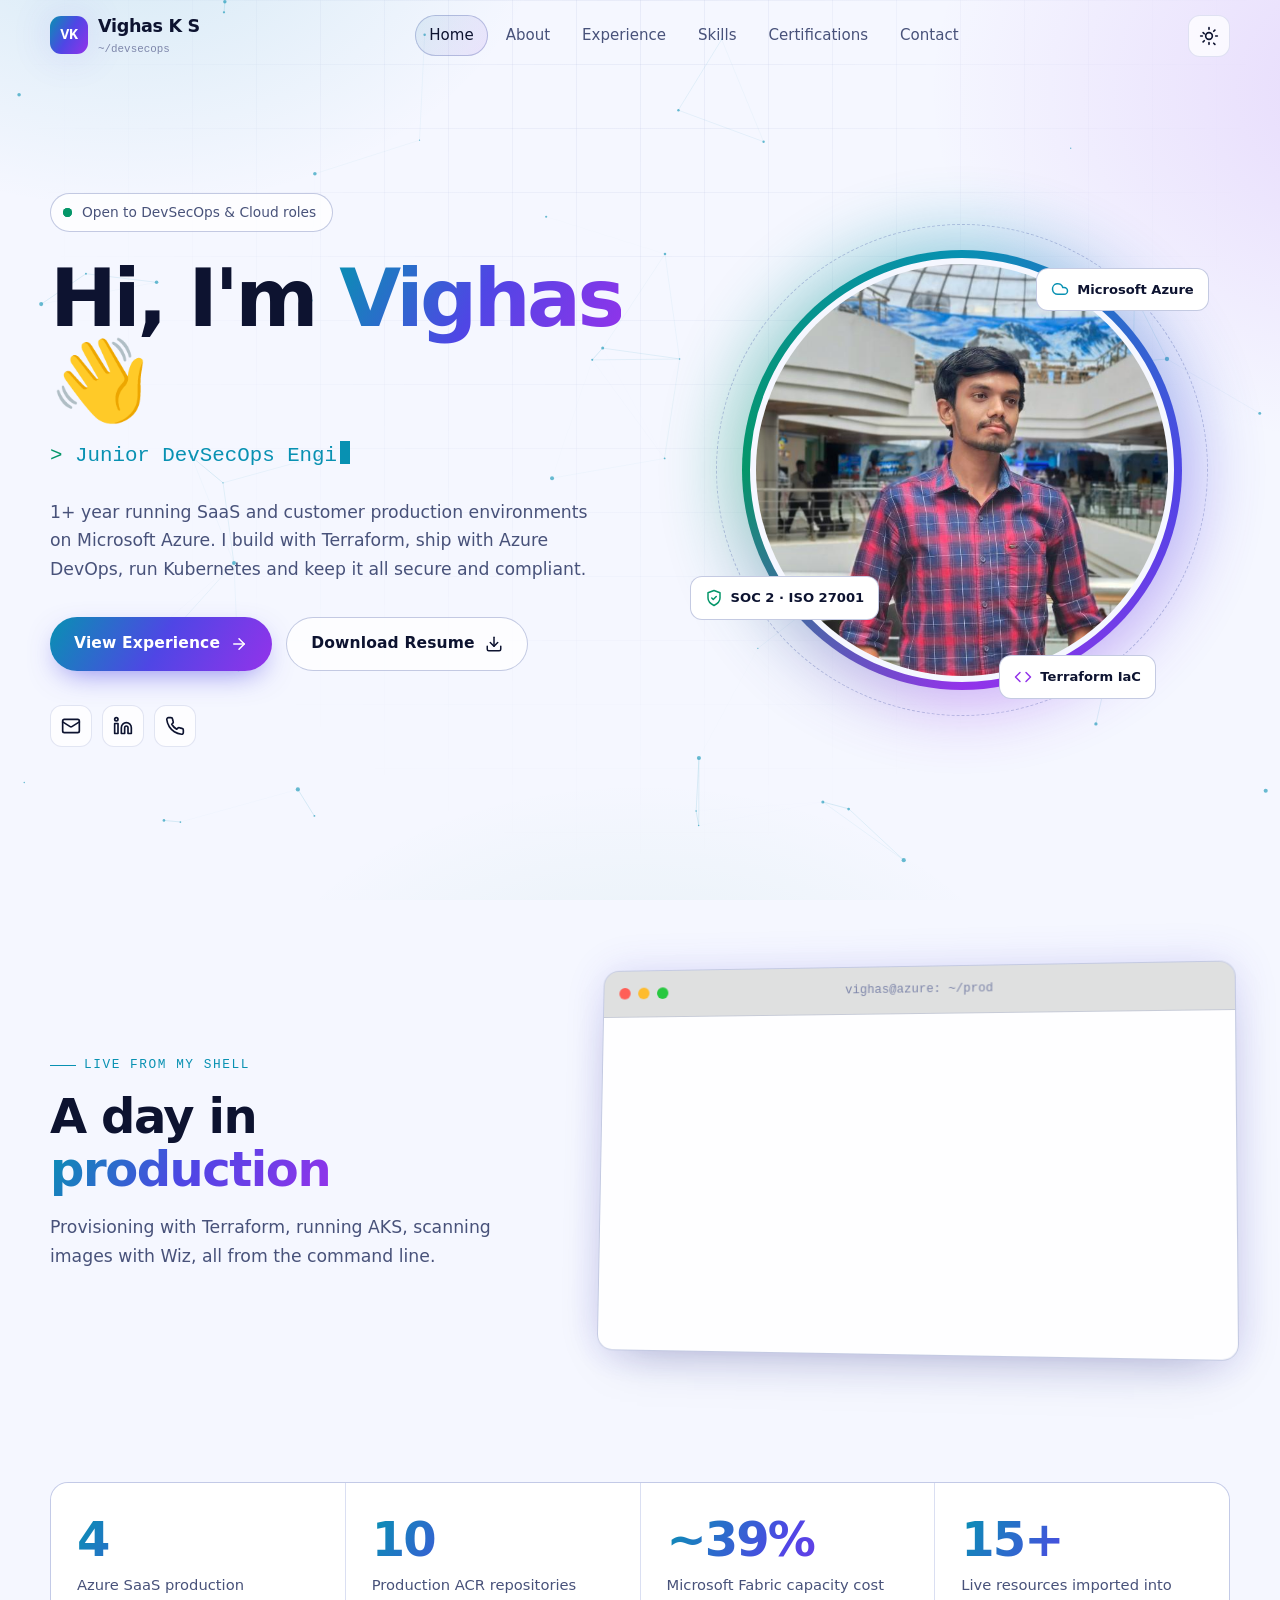
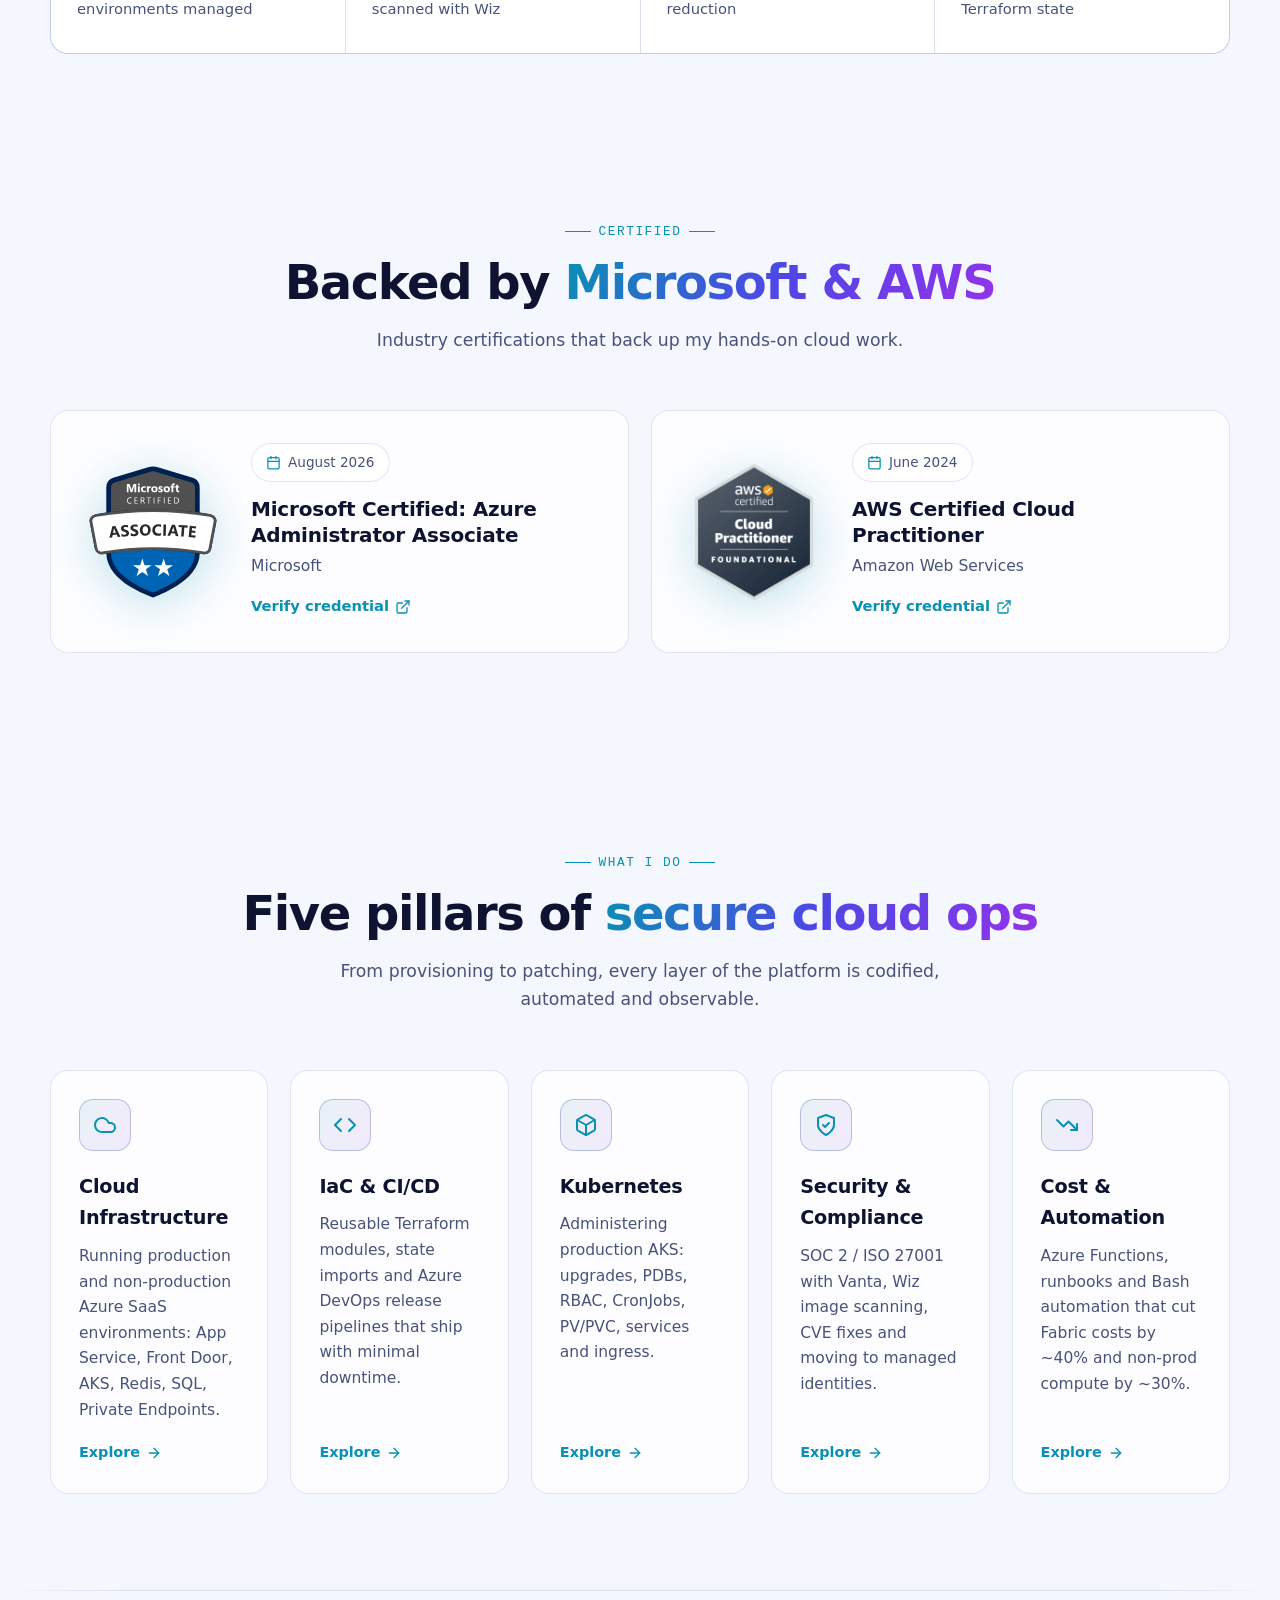
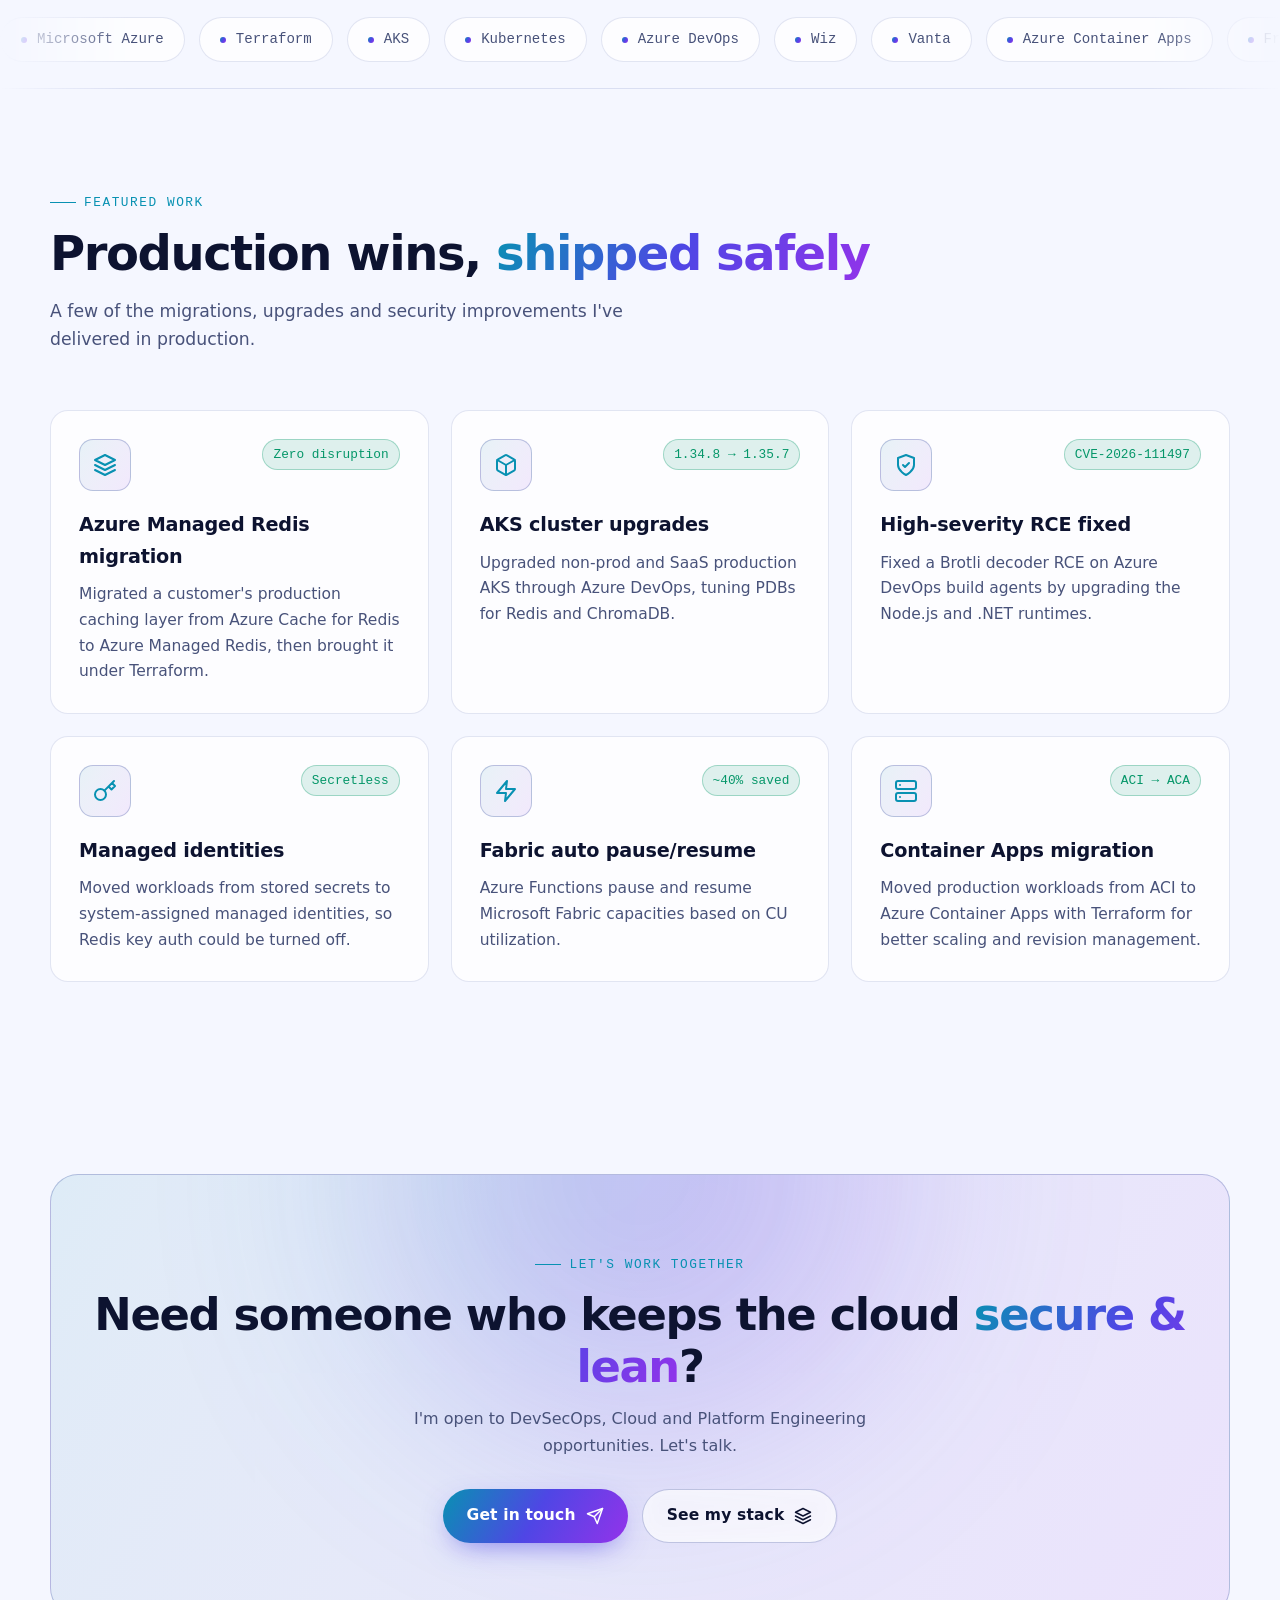
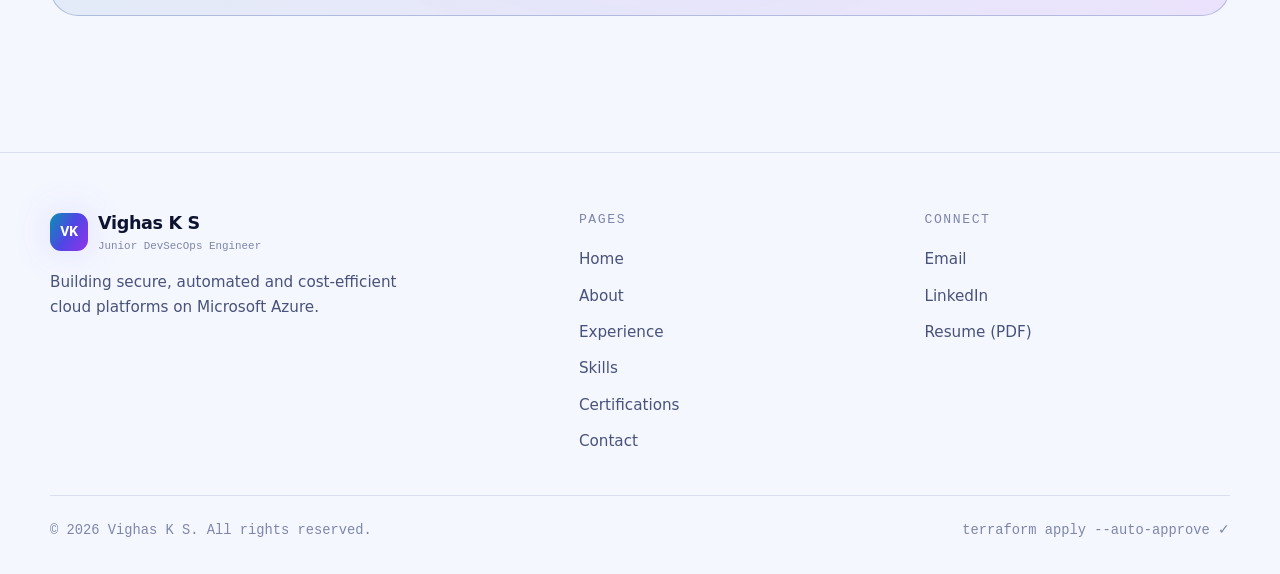
<file: index.html>
<!DOCTYPE html>
<html lang="en" data-theme="dark">
<head>
  <meta charset="UTF-8">
  <meta name="viewport" content="width=device-width, initial-scale=1.0">
  <meta http-equiv="Content-Security-Policy" content="default-src 'self'; script-src 'self' 'unsafe-inline'; style-src 'self' 'unsafe-inline' https://fonts.googleapis.com; font-src https://fonts.gstatic.com; img-src 'self' data: https:; connect-src 'self'; form-action 'self'; base-uri 'self'">
  <title>Vighas K S | Junior DevSecOps Engineer</title>
  <meta name="description" content="Vighas K S, Junior DevSecOps Engineer specialising in Microsoft Azure, Terraform, AKS, Azure DevOps CI/CD and cloud security.">
  <meta property="og:title" content="Vighas K S | Junior DevSecOps Engineer">
  <meta property="og:description" content="Azure · Terraform · Kubernetes · DevSecOps. Secure, automated, cost-efficient cloud platforms.">
  <meta property="og:type" content="website">
  <meta property="og:url" content="https://vighas-portfolio.netlify.app/">
  <meta name="theme-color" content="#05070f">
  <link rel="icon" href="assets/img/favicon.svg" type="image/svg+xml">
  <script>(function(){var t;try{t=localStorage.getItem("theme");}catch(e){}if(!t){t=window.matchMedia("(prefers-color-scheme: light)").matches?"light":"dark";}document.documentElement.setAttribute("data-theme",t);})();</script>
  <link rel="preconnect" href="https://fonts.googleapis.com">
  <link rel="preconnect" href="https://fonts.gstatic.com" crossorigin>
  <link href="https://fonts.googleapis.com/css2?family=JetBrains+Mono:wght@400;500;700&family=Space+Grotesk:wght@400;500;600;700&display=swap" rel="stylesheet">
  <link rel="stylesheet" href="assets/css/style.css">
</head>
<body data-page="home">

  <main>
    <!-- HERO -->
    <section class="hero">
      <div class="container hero-grid">
        <div>
          <div class="status-pill reveal" id="status-pill"><span class="pulse"></span><span data-t="hero.badge">Open to DevSecOps &amp; Cloud roles</span></div>
          <h1 class="reveal" style="--d:.08s"><span data-t="hero.greeting">Hi, I'm</span> <span class="grad-text" id="hero-name">Vighas</span> <span class="wave">👋</span></h1>
          <div class="typed-line reveal" style="--d:.16s"><span class="prompt">&gt;</span> <span class="typed" id="typed"></span><span class="caret"></span></div>
          <p class="hero-text reveal" style="--d:.24s" id="hero-summary"></p>
          <div class="hero-cta reveal" style="--d:.32s">
            <a href="experience.html" class="btn btn-primary"><span data-t="hero.primaryButton">View Experience</span> <i data-icon="arrow"></i></a>
            <a href="#" id="hero-resume" class="btn btn-ghost" target="_blank" rel="noopener"><span data-t="hero.resumeButton">Download Resume</span> <i data-icon="download"></i></a>
          </div>
          <div class="socials reveal" style="--d:.4s" id="hero-socials"></div>
        </div>

        <div class="avatar-wrap reveal" style="--d:.2s">
          <div class="float-badge b1"><i data-icon="cloud"></i><span data-t="hero.floatBadge1">Microsoft Azure</span></div>
          <div class="float-badge b2"><i data-icon="shield"></i><span data-t="hero.floatBadge2">SOC 2 · ISO 27001</span></div>
          <div class="float-badge b3"><i data-icon="code"></i><span data-t="hero.floatBadge3">Terraform IaC</span></div>
          <div class="avatar" id="avatar">
            <div class="avatar-ring"></div>
            <img id="hero-photo" src="assets/img/profile.png" alt="Photo of Vighas K S" width="480" height="480" fetchpriority="high">
            <span class="avatar-fallback" aria-hidden="true">VK</span>
          </div>
        </div>
      </div>
    </section>

    <!-- TERMINAL -->
    <section class="section-sm">
      <div class="container term-section">
        <div class="reveal">
          <span class="eyebrow" data-t="terminal.eyebrow">Live from my shell</span>
          <h2 class="section-title" data-t="terminal.title">A day in <span class="grad-text">production</span></h2>
          <p class="section-lead" data-t="terminal.lead">Provisioning with Terraform, running AKS, scanning images with Wiz, all from the command line.</p>
        </div>
        <div class="terminal-wrap reveal" style="--d:.1s">
          <div class="terminal">
            <div class="term-bar"><span></span><span></span><span></span><em data-t="terminal.windowTitle">vighas@azure: ~/prod</em></div>
            <div class="term-body" id="term-body" aria-label="Animated terminal showing DevSecOps commands"></div>
          </div>
        </div>
      </div>
    </section>

    <!-- STATS -->
    <section class="section-sm">
      <div class="container">
        <div class="stats" id="stats"></div>
      </div>
    </section>

    <!-- CERTIFICATIONS -->
    <section class="section" id="certified">
      <div class="container">
        <div class="section-head center reveal">
          <span class="eyebrow" data-t="certified.eyebrow">Certified</span>
          <h2 class="section-title" data-t="certified.title">Backed by <span class="grad-text">Microsoft &amp; AWS</span></h2>
          <p class="section-lead" data-t="certified.lead">Industry certifications that back up my hands-on cloud work.</p>
        </div>
        <div class="grid grid-2" id="home-certs"></div>
      </div>
    </section>

    <!-- WHAT I DO -->
    <section class="section">
      <div class="container">
        <div class="section-head center reveal">
          <span class="eyebrow" data-t="pillars.eyebrow">What I do</span>
          <h2 class="section-title" data-t="pillars.title">Five pillars of <span class="grad-text">secure cloud ops</span></h2>
          <p class="section-lead" data-t="pillars.lead">From provisioning to patching, every layer of the platform is codified, automated and observable.</p>
        </div>
        <div class="grid grid-5" id="pillars"></div>
      </div>
    </section>

    <!-- MARQUEE -->
    <div class="marquee" aria-label="Technologies I work with"><div class="marquee-track" id="marquee"></div></div>

    <!-- HIGHLIGHTS -->
    <section class="section">
      <div class="container">
        <div class="section-head reveal">
          <span class="eyebrow" data-t="highlights.eyebrow">Featured work</span>
          <h2 class="section-title" data-t="highlights.title">Production wins, <span class="grad-text">shipped safely</span></h2>
          <p class="section-lead" data-t="highlights.lead">A few of the migrations, upgrades and security improvements I've delivered in production.</p>
        </div>
        <div class="grid grid-3" id="highlights"></div>
      </div>
    </section>

    <!-- CTA -->
    <section class="section">
      <div class="container">
        <div class="cta reveal">
          <span class="eyebrow" data-t="cta.eyebrow">Let's work together</span>
          <h2 data-t="cta.title">Need someone who keeps the cloud <span class="grad-text">secure &amp; lean</span>?</h2>
          <p data-t="cta.text">I'm open to DevSecOps, Cloud and Platform Engineering opportunities. Let's talk.</p>
          <div class="hero-cta">
            <a href="contact.html" class="btn btn-primary"><span data-t="cta.primaryButton">Get in touch</span> <i data-icon="send"></i></a>
            <a href="skills.html" class="btn btn-ghost"><span data-t="cta.secondaryButton">See my stack</span> <i data-icon="layers"></i></a>
          </div>
        </div>
      </div>
    </section>
  </main>
  <script src="assets/js/main.js"></script>
</body>
</html>
</file>
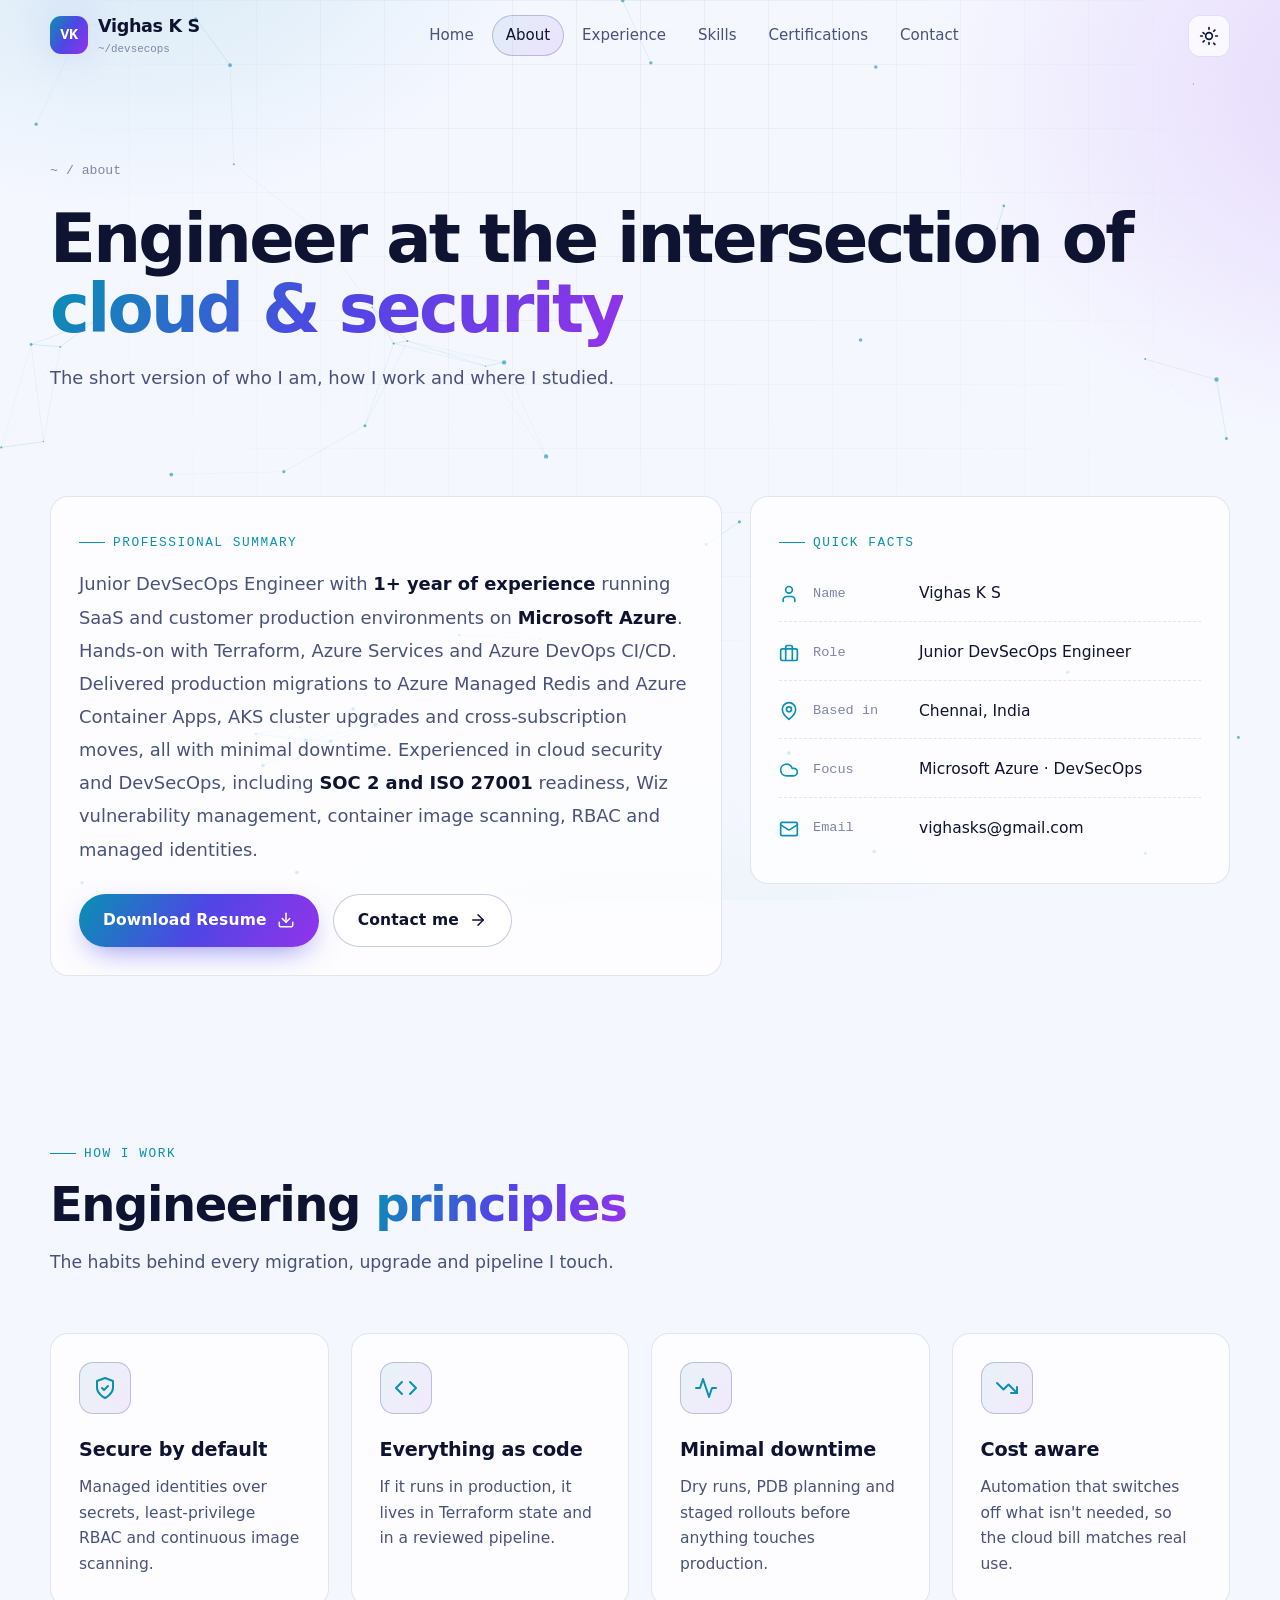
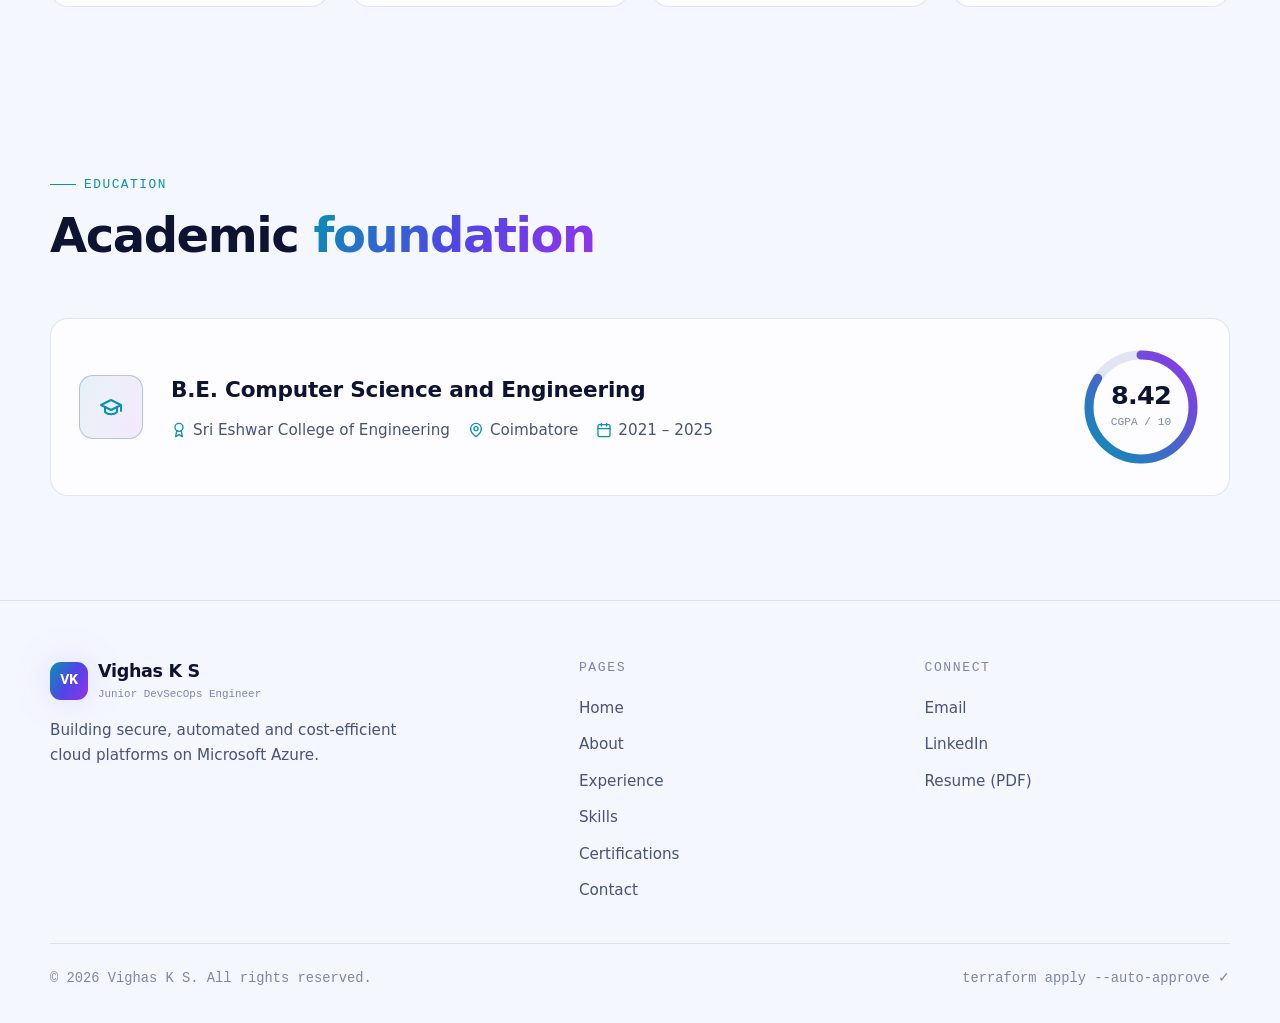
<file: about.html>
<!DOCTYPE html>
<html lang="en" data-theme="dark">
<head>
  <meta charset="UTF-8">
  <meta name="viewport" content="width=device-width, initial-scale=1.0">
  <meta http-equiv="Content-Security-Policy" content="default-src 'self'; script-src 'self' 'unsafe-inline'; style-src 'self' 'unsafe-inline' https://fonts.googleapis.com; font-src https://fonts.gstatic.com; img-src 'self' data: https:; connect-src 'self'; form-action 'self'; base-uri 'self'">
  <title>About | Vighas K S</title>
  <meta name="description" content="About Vighas K S: professional summary, education and engineering principles.">
  <meta name="theme-color" content="#05070f">
  <link rel="icon" href="assets/img/favicon.svg" type="image/svg+xml">
  <script>(function(){var t;try{t=localStorage.getItem("theme");}catch(e){}if(!t){t=window.matchMedia("(prefers-color-scheme: light)").matches?"light":"dark";}document.documentElement.setAttribute("data-theme",t);})();</script>
  <link rel="preconnect" href="https://fonts.googleapis.com">
  <link rel="preconnect" href="https://fonts.gstatic.com" crossorigin>
  <link href="https://fonts.googleapis.com/css2?family=JetBrains+Mono:wght@400;500;700&family=Space+Grotesk:wght@400;500;600;700&display=swap" rel="stylesheet">
  <link rel="stylesheet" href="assets/css/style.css">
</head>
<body data-page="about">

  <main>
    <section class="page-hero">
      <div class="container">
        <div class="breadcrumb reveal"><a href="index.html">~</a>/<span>about</span></div>
        <h1 class="reveal" style="--d:.05s" data-t="hero.title">Engineer at the intersection of <span class="grad-text">cloud &amp; security</span></h1>
        <p class="reveal" style="--d:.1s" data-t="hero.intro">The short version of who I am, how I work and where I studied.</p>
      </div>
    </section>

    <!-- SUMMARY -->
    <section class="section-sm">
      <div class="container about-grid">
        <div class="card about-summary reveal">
          <span class="eyebrow" data-t="summary.eyebrow">Professional summary</span>
          <div id="summary"></div>
          <div class="hero-cta" style="margin:28px 0 0">
            <a href="#" id="about-resume" class="btn btn-primary" target="_blank" rel="noopener"><span data-t="summary.resumeButton">Download Resume</span> <i data-icon="download"></i></a>
            <a href="contact.html" class="btn btn-ghost"><span data-t="summary.contactButton">Contact me</span> <i data-icon="arrow"></i></a>
          </div>
        </div>
        <div class="card reveal" style="--d:.1s">
          <span class="eyebrow" data-t="facts.eyebrow">Quick facts</span>
          <div class="facts" id="facts"></div>
        </div>
      </div>
    </section>

    <!-- PRINCIPLES -->
    <section class="section">
      <div class="container">
        <div class="section-head reveal">
          <span class="eyebrow" data-t="principles.eyebrow">How I work</span>
          <h2 class="section-title" data-t="principles.title">Engineering <span class="grad-text">principles</span></h2>
          <p class="section-lead" data-t="principles.lead">The habits behind every migration, upgrade and pipeline I touch.</p>
        </div>
        <div class="grid grid-4" id="principles"></div>
      </div>
    </section>

    <!-- EDUCATION -->
    <section class="section-sm">
      <div class="container">
        <div class="section-head reveal">
          <span class="eyebrow" data-t="education.eyebrow">Education</span>
          <h2 class="section-title" data-t="education.title">Academic <span class="grad-text">foundation</span></h2>
        </div>
        <div id="education"></div>
      </div>
    </section>
  </main>
  <script src="assets/js/main.js"></script>
</body>
</html>
</file>
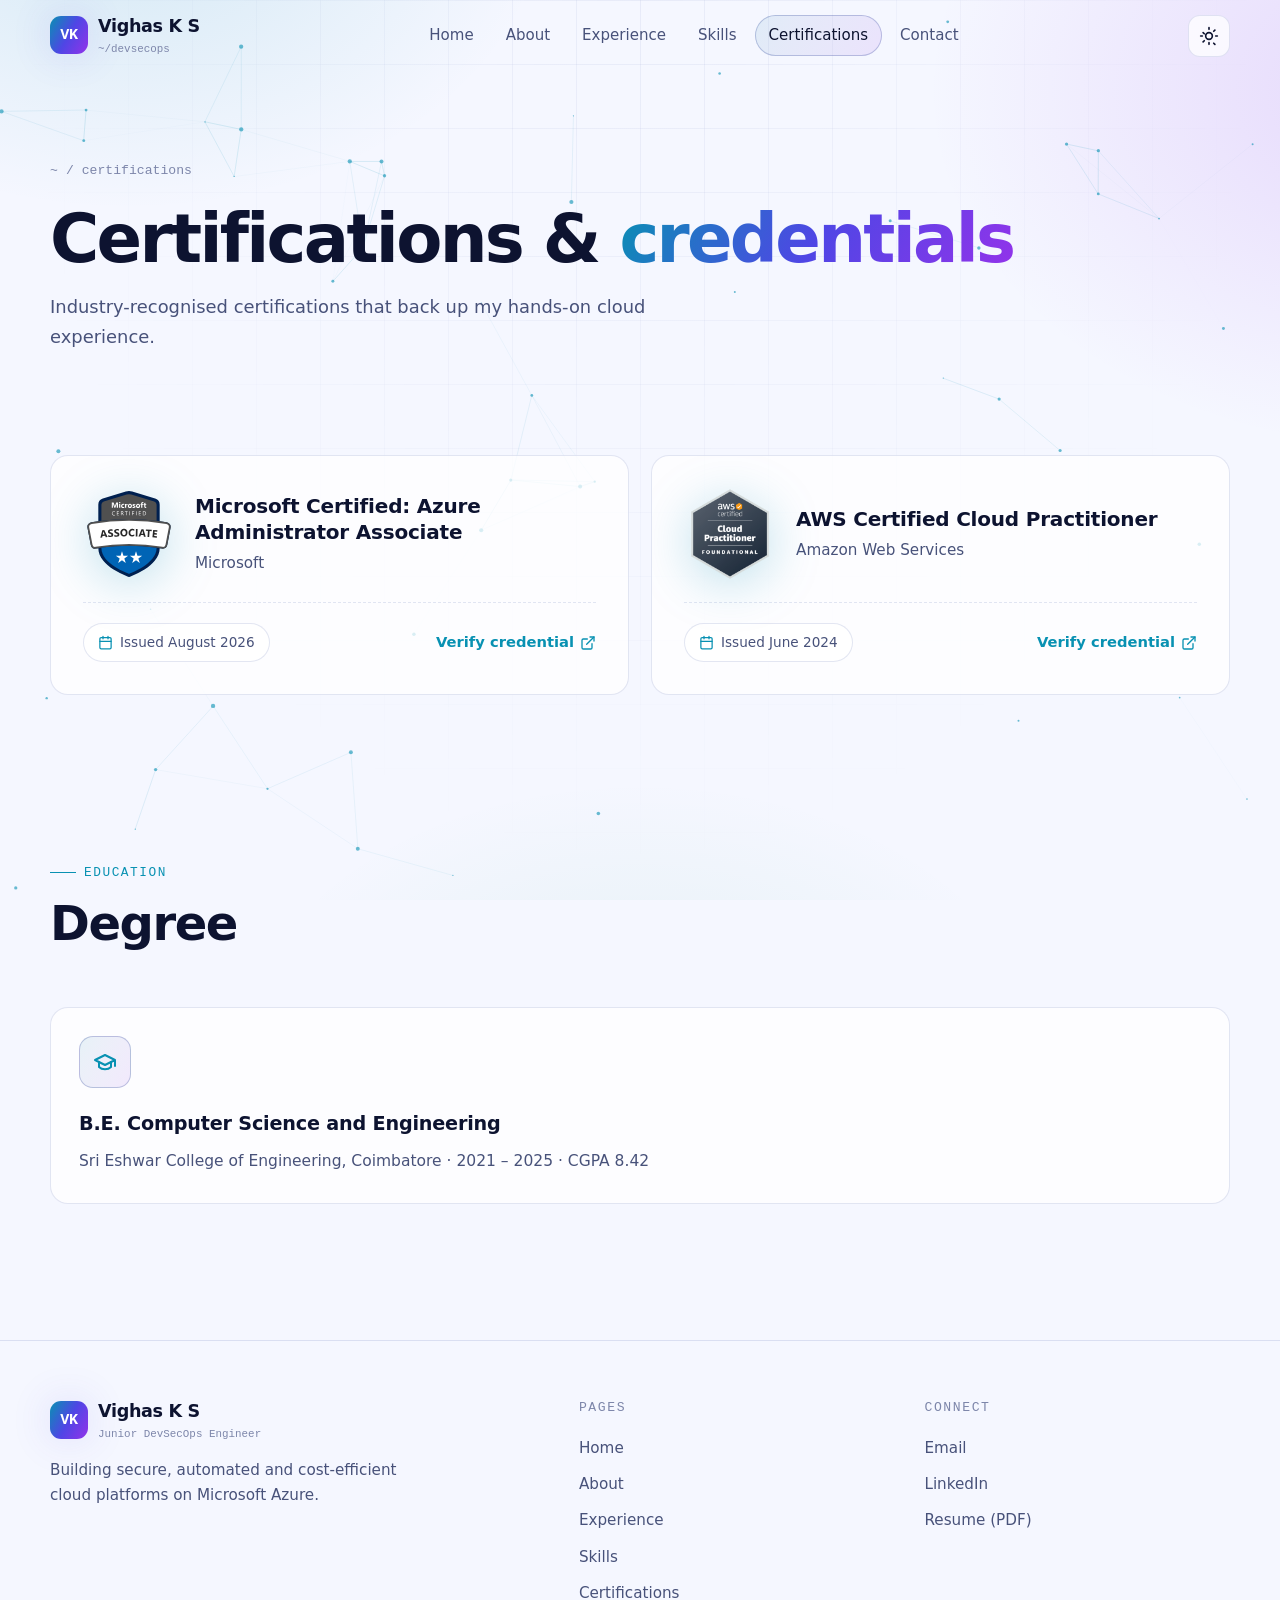
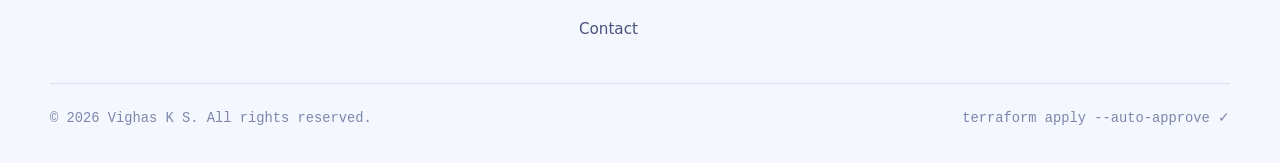
<file: certifications.html>
<!DOCTYPE html>
<html lang="en" data-theme="dark">
<head>
  <meta charset="UTF-8">
  <meta name="viewport" content="width=device-width, initial-scale=1.0">
  <meta http-equiv="Content-Security-Policy" content="default-src 'self'; script-src 'self' 'unsafe-inline'; style-src 'self' 'unsafe-inline' https://fonts.googleapis.com; font-src https://fonts.gstatic.com; img-src 'self' data: https:; connect-src 'self'; form-action 'self'; base-uri 'self'">
  <title>Certifications | Vighas K S</title>
  <meta name="description" content="Certifications of Vighas K S: Microsoft Certified Azure Administrator Associate (AZ-104) and AWS Certified Cloud Practitioner.">
  <meta name="theme-color" content="#05070f">
  <link rel="icon" href="assets/img/favicon.svg" type="image/svg+xml">
  <script>(function(){var t;try{t=localStorage.getItem("theme");}catch(e){}if(!t){t=window.matchMedia("(prefers-color-scheme: light)").matches?"light":"dark";}document.documentElement.setAttribute("data-theme",t);})();</script>
  <link rel="preconnect" href="https://fonts.googleapis.com">
  <link rel="preconnect" href="https://fonts.gstatic.com" crossorigin>
  <link href="https://fonts.googleapis.com/css2?family=JetBrains+Mono:wght@400;500;700&family=Space+Grotesk:wght@400;500;600;700&display=swap" rel="stylesheet">
  <link rel="stylesheet" href="assets/css/style.css">
</head>
<body data-page="certifications">

  <main>
    <section class="page-hero">
      <div class="container">
        <div class="breadcrumb reveal"><a href="index.html">~</a>/<span>certifications</span></div>
        <h1 class="reveal" style="--d:.05s" data-t="hero.title">Certifications &amp; <span class="grad-text">credentials</span></h1>
        <p class="reveal" style="--d:.1s" data-t="hero.intro">Industry-recognised certifications that back up my hands-on cloud experience.</p>
      </div>
    </section>

    <section class="section-sm">
      <div class="container">
        <div class="grid grid-2" id="certs"></div>
      </div>
    </section>

    <section class="section">
      <div class="container">
        <div class="section-head reveal">
          <span class="eyebrow" data-t="education.eyebrow">Education</span>
          <h2 class="section-title" data-t="education.title">Degree</h2>
        </div>
        <div id="edu-mini"></div>
      </div>
    </section>
  </main>
  <script src="assets/js/main.js"></script>
</body>
</html>
</file>
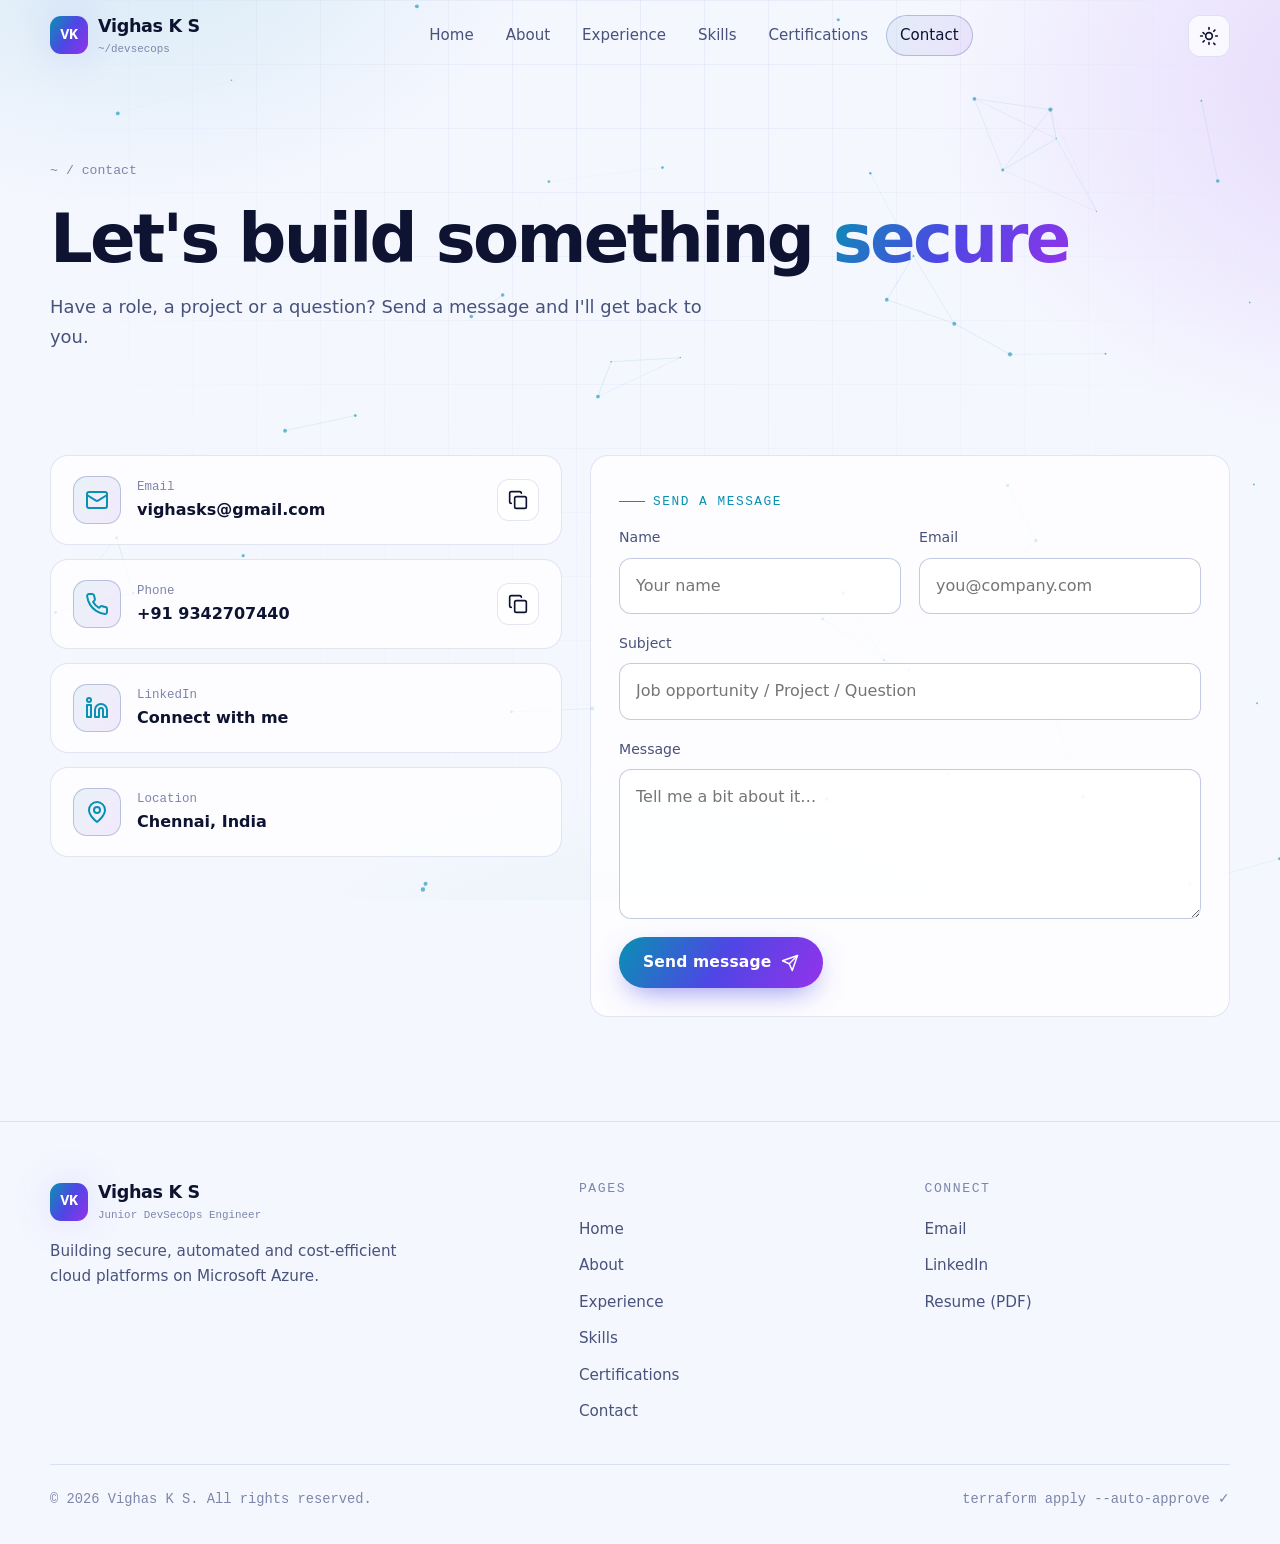
<file: contact.html>
<!DOCTYPE html>
<html lang="en" data-theme="dark">
<head>
  <meta charset="UTF-8">
  <meta name="viewport" content="width=device-width, initial-scale=1.0">
  <meta http-equiv="Content-Security-Policy" content="default-src 'self'; script-src 'self' 'unsafe-inline'; style-src 'self' 'unsafe-inline' https://fonts.googleapis.com; font-src https://fonts.gstatic.com; img-src 'self' data: https:; connect-src 'self'; form-action 'self'; base-uri 'self'">
  <title>Contact | Vighas K S</title>
  <meta name="description" content="Get in touch with Vighas K S, Junior DevSecOps Engineer.">
  <meta name="theme-color" content="#05070f">
  <link rel="icon" href="assets/img/favicon.svg" type="image/svg+xml">
  <script>(function(){var t;try{t=localStorage.getItem("theme");}catch(e){}if(!t){t=window.matchMedia("(prefers-color-scheme: light)").matches?"light":"dark";}document.documentElement.setAttribute("data-theme",t);})();</script>
  <link rel="preconnect" href="https://fonts.googleapis.com">
  <link rel="preconnect" href="https://fonts.gstatic.com" crossorigin>
  <link href="https://fonts.googleapis.com/css2?family=JetBrains+Mono:wght@400;500;700&family=Space+Grotesk:wght@400;500;600;700&display=swap" rel="stylesheet">
  <link rel="stylesheet" href="assets/css/style.css">
</head>
<body data-page="contact">

  <main>
    <section class="page-hero">
      <div class="container">
        <div class="breadcrumb reveal"><a href="index.html">~</a>/<span>contact</span></div>
        <h1 class="reveal" style="--d:.05s" data-t="hero.title">Let's build something <span class="grad-text">secure</span></h1>
        <p class="reveal" style="--d:.1s" data-t="hero.intro">Have a role, a project or a question? Send a message and I'll get back to you.</p>
      </div>
    </section>

    <section class="section-sm">
      <div class="container contact-grid">
        <div class="contact-list" id="contact-list"></div>

        <div class="card reveal" style="--d:.1s">
          <span class="eyebrow" data-t="form.eyebrow">Send a message</span>
          <!-- Netlify Forms: detected automatically at deploy time -->
          <form class="form" id="contact-form" name="contact" method="POST" data-netlify="true" netlify-honeypot="bot-field">
            <input type="hidden" name="form-name" value="contact">
            <p class="hidden-field"><label>Don't fill this out: <input name="bot-field"></label></p>
            <div class="form-row">
              <div class="field">
                <label for="name" data-t="form.nameLabel">Name</label>
                <input id="name" data-t-placeholder="form.namePlaceholder" name="name" type="text" placeholder="Your name" required autocomplete="name">
              </div>
              <div class="field">
                <label for="email" data-t="form.emailLabel">Email</label>
                <input id="email" data-t-placeholder="form.emailPlaceholder" name="email" type="email" placeholder="you@company.com" required autocomplete="email">
              </div>
            </div>
            <div class="field">
              <label for="subject" data-t="form.subjectLabel">Subject</label>
              <input id="subject" data-t-placeholder="form.subjectPlaceholder" name="subject" type="text" placeholder="Job opportunity / Project / Question">
            </div>
            <div class="field">
              <label for="message" data-t="form.messageLabel">Message</label>
              <textarea id="message" data-t-placeholder="form.messagePlaceholder" name="message" placeholder="Tell me a bit about it…" required></textarea>
            </div>
            <button type="submit" class="btn btn-primary"><span data-t="form.submit">Send message</span> <i data-icon="send"></i></button>
          </form>
        </div>
      </div>
    </section>
  </main>
  <script src="assets/js/main.js"></script>
</body>
</html>
</file>
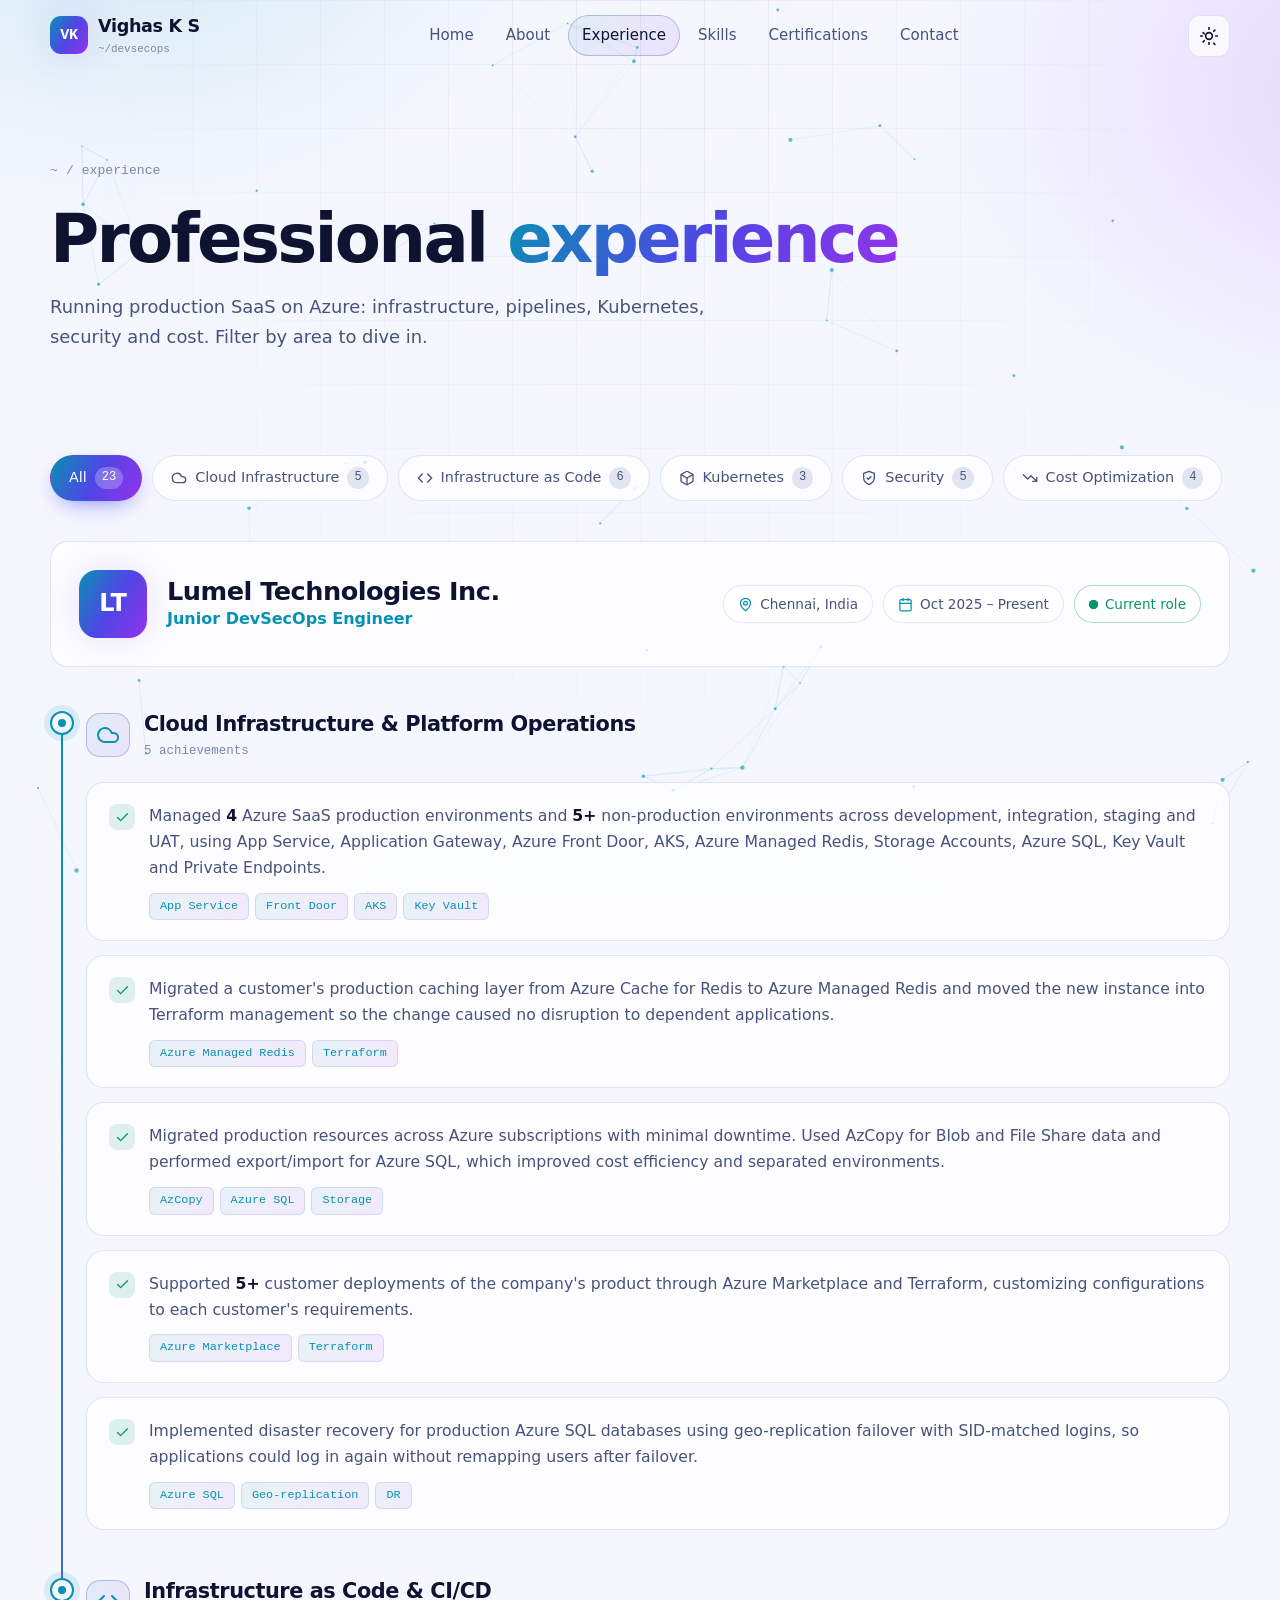
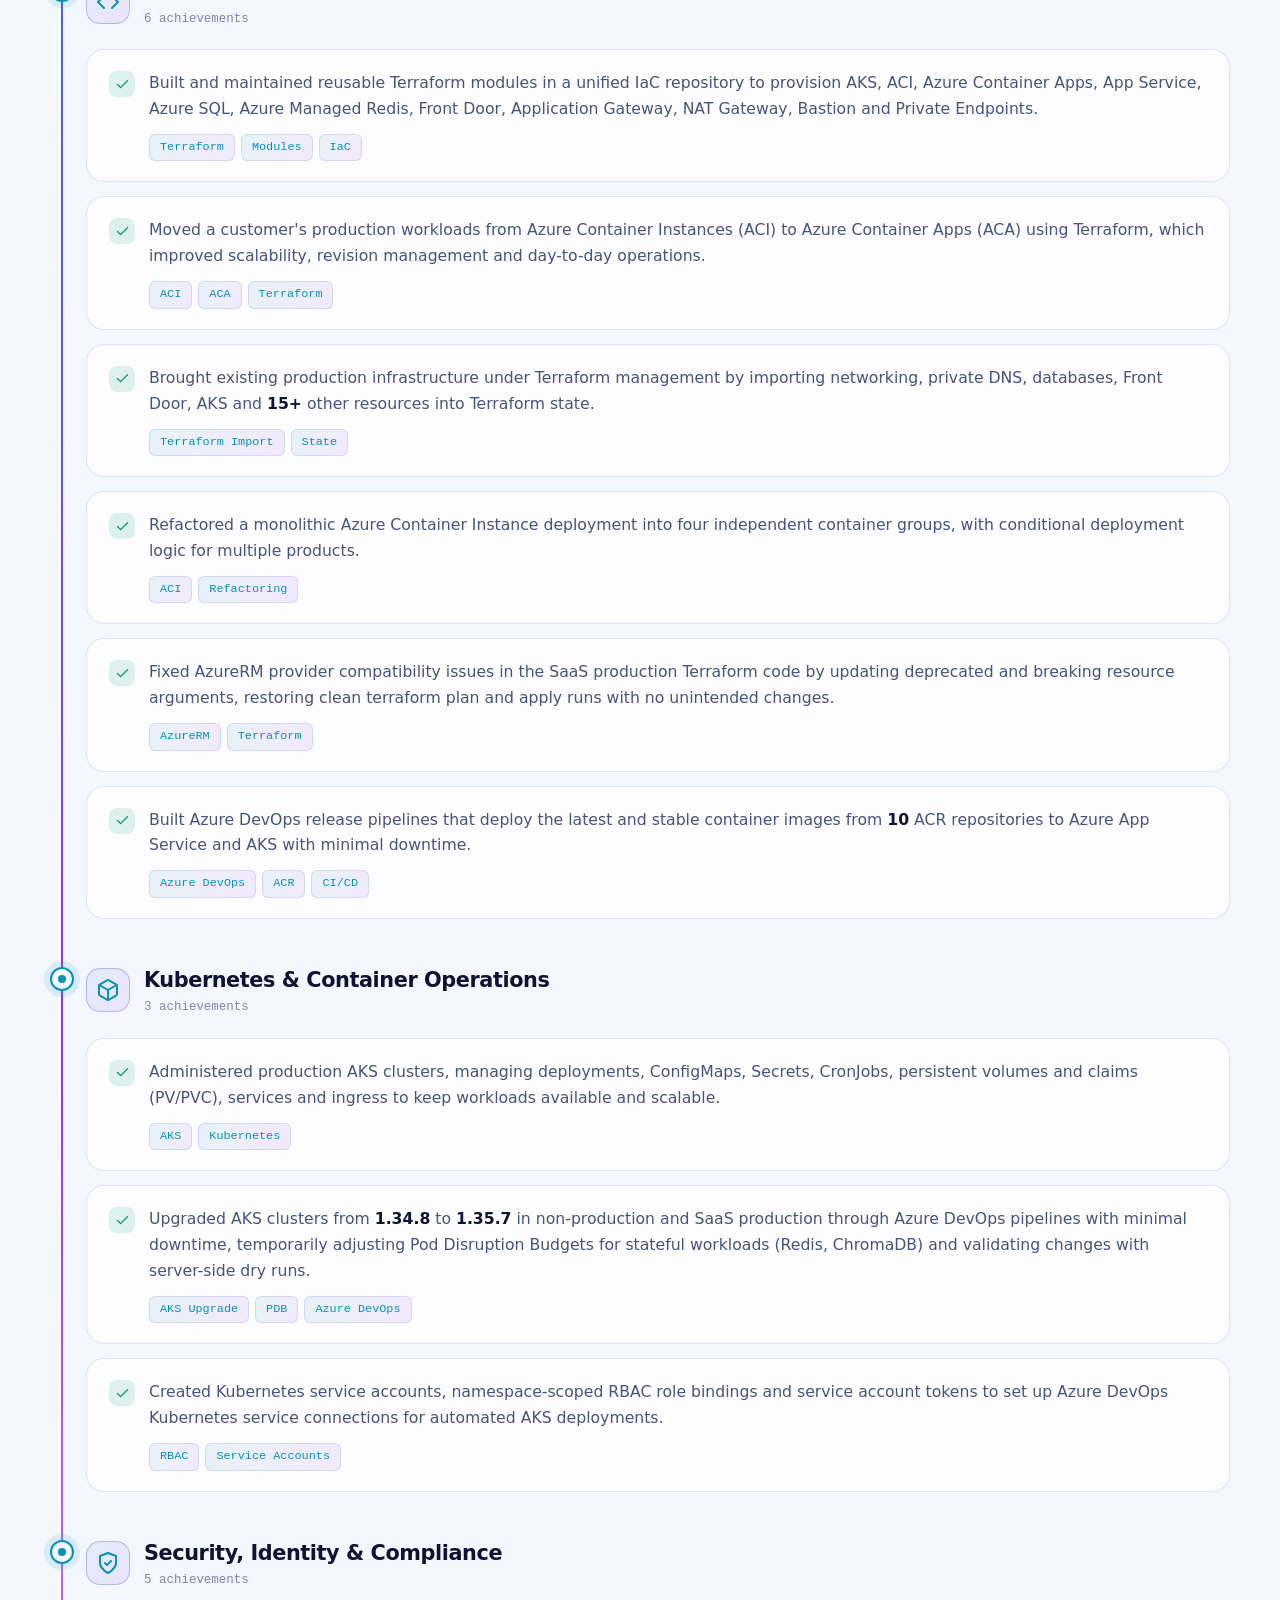
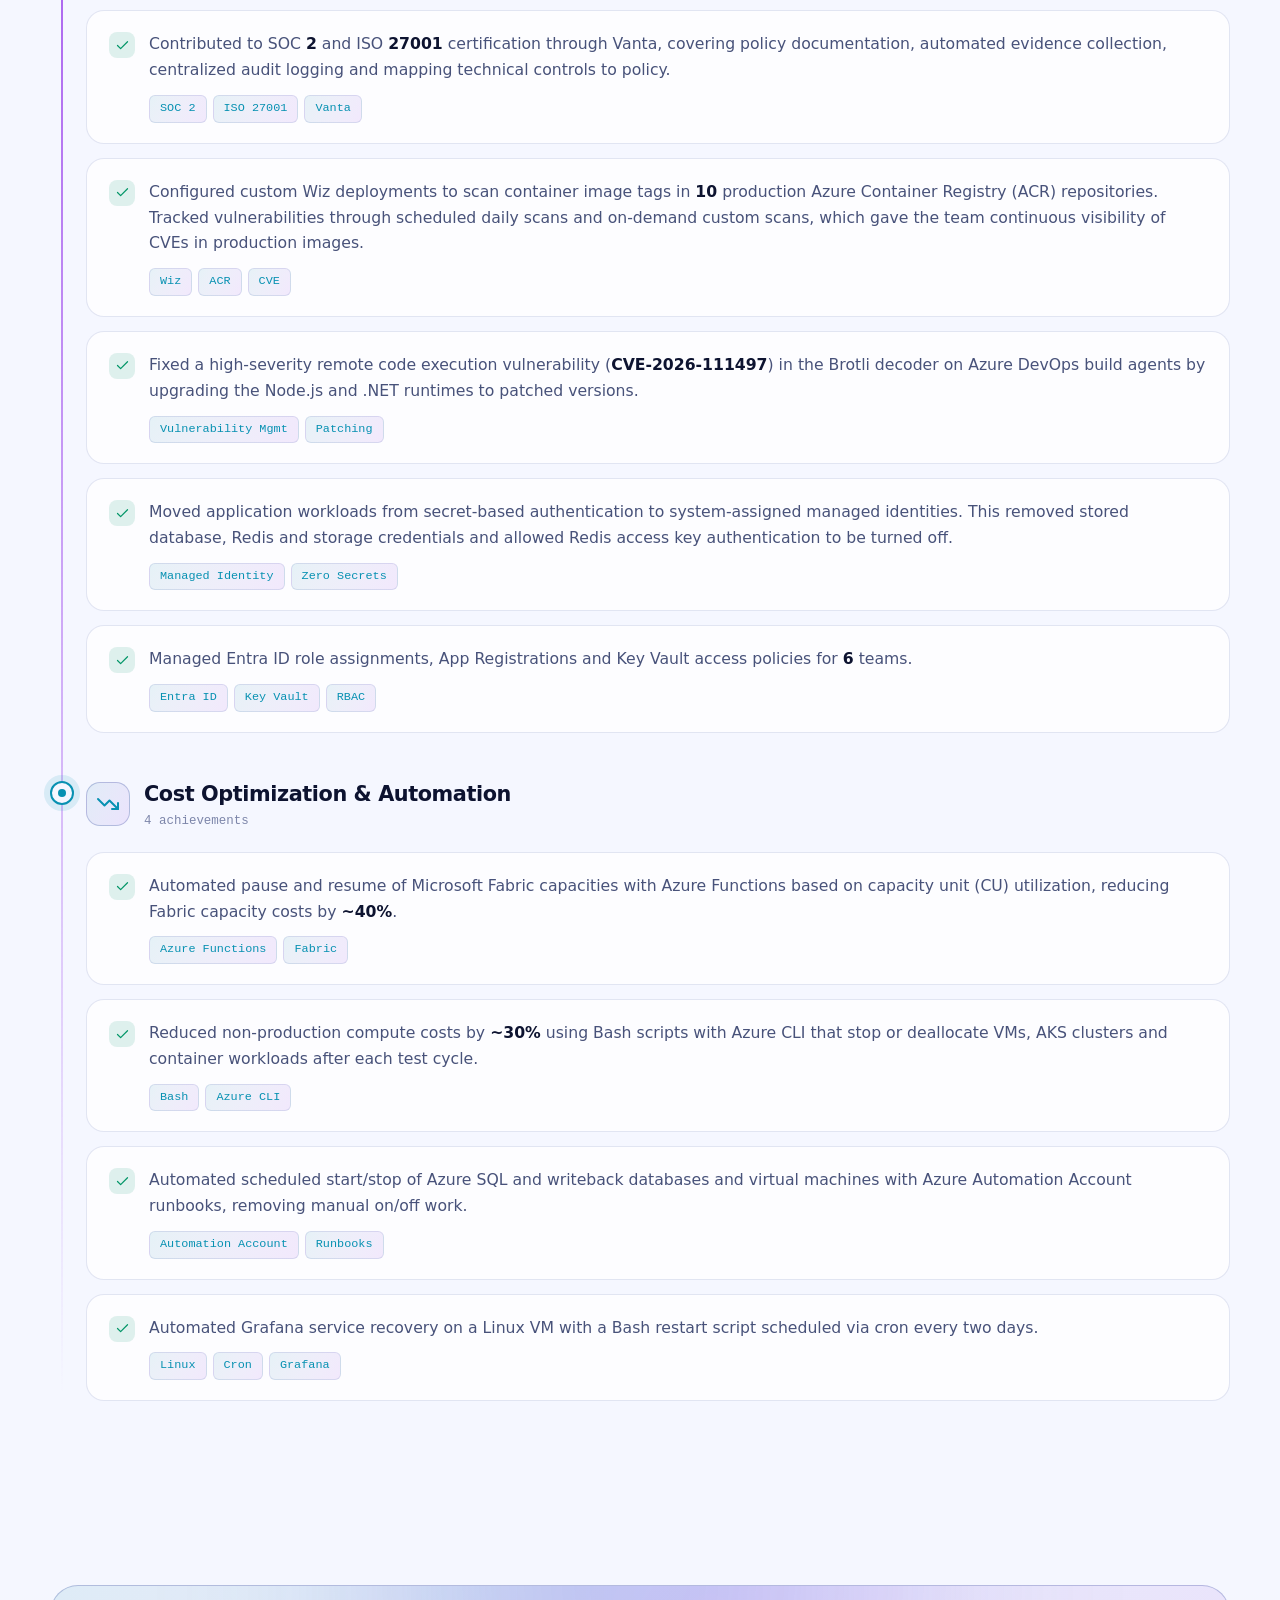
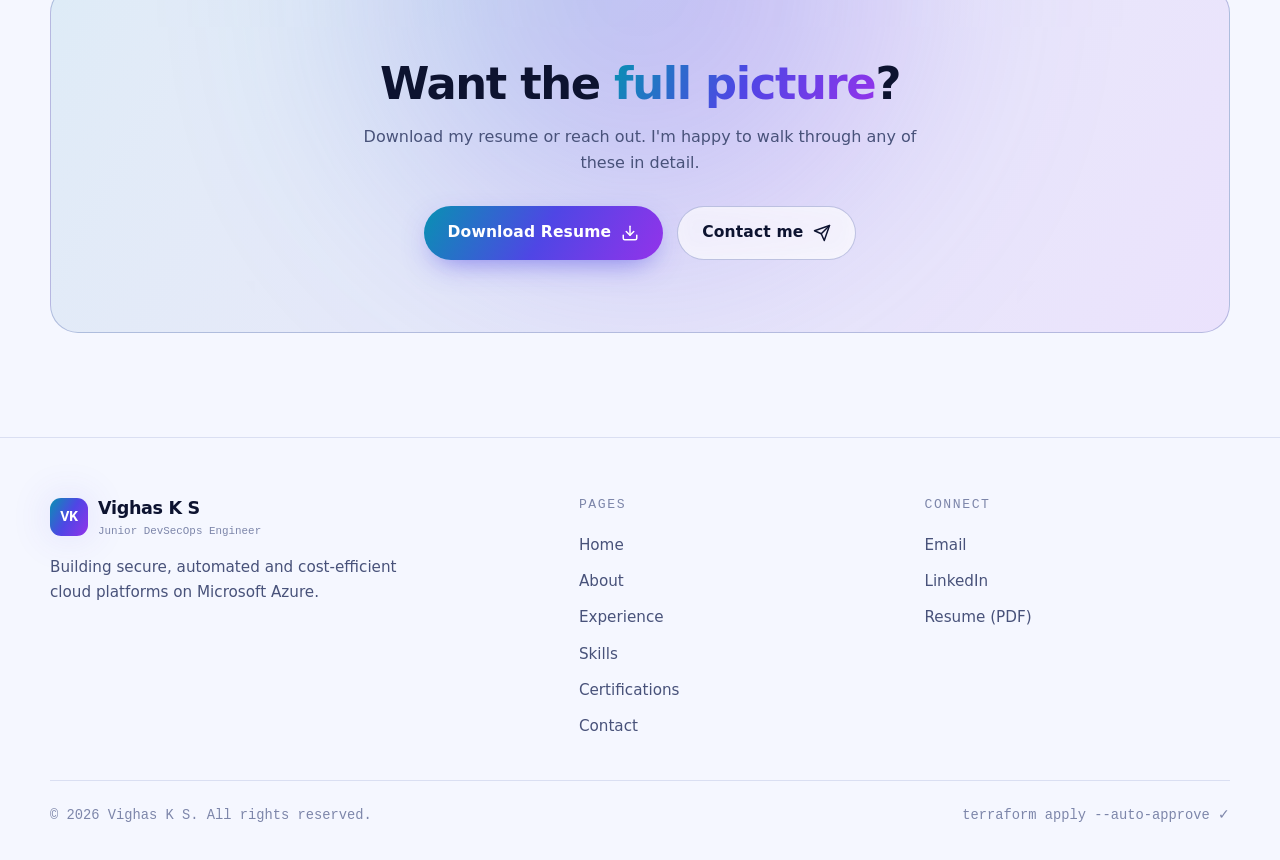
<file: experience.html>
<!DOCTYPE html>
<html lang="en" data-theme="dark">
<head>
  <meta charset="UTF-8">
  <meta name="viewport" content="width=device-width, initial-scale=1.0">
  <meta http-equiv="Content-Security-Policy" content="default-src 'self'; script-src 'self' 'unsafe-inline'; style-src 'self' 'unsafe-inline' https://fonts.googleapis.com; font-src https://fonts.gstatic.com; img-src 'self' data: https:; connect-src 'self'; form-action 'self'; base-uri 'self'">
  <title>Experience | Vighas K S</title>
  <meta name="description" content="Professional experience of Vighas K S at Lumel Technologies: Azure cloud operations, Terraform IaC, AKS, security and cost optimization.">
  <meta name="theme-color" content="#05070f">
  <link rel="icon" href="assets/img/favicon.svg" type="image/svg+xml">
  <script>(function(){var t;try{t=localStorage.getItem("theme");}catch(e){}if(!t){t=window.matchMedia("(prefers-color-scheme: light)").matches?"light":"dark";}document.documentElement.setAttribute("data-theme",t);})();</script>
  <link rel="preconnect" href="https://fonts.googleapis.com">
  <link rel="preconnect" href="https://fonts.gstatic.com" crossorigin>
  <link href="https://fonts.googleapis.com/css2?family=JetBrains+Mono:wght@400;500;700&family=Space+Grotesk:wght@400;500;600;700&display=swap" rel="stylesheet">
  <link rel="stylesheet" href="assets/css/style.css">
</head>
<body data-page="experience">

  <main>
    <section class="page-hero">
      <div class="container">
        <div class="breadcrumb reveal"><a href="index.html">~</a>/<span>experience</span></div>
        <h1 class="reveal" style="--d:.05s" data-t="hero.title">Professional <span class="grad-text">experience</span></h1>
        <p class="reveal" style="--d:.1s" data-t="hero.intro">Running production SaaS on Azure: infrastructure, pipelines, Kubernetes, security and cost. Filter by area to dive in.</p>
      </div>
    </section>

    <section class="section-sm">
      <div class="container">
        <div class="filters reveal" id="filters" role="toolbar" aria-label="Filter experience"></div>
        <div id="jobs"></div>
      </div>
    </section>

    <section class="section-sm">
      <div class="container">
        <div class="cta reveal">
          <h2 data-t="cta.title">Want the <span class="grad-text">full picture</span>?</h2>
          <p data-t="cta.text">Download my resume or reach out. I'm happy to walk through any of these in detail.</p>
          <div class="hero-cta">
            <a href="#" data-resume class="btn btn-primary" target="_blank" rel="noopener"><span data-t="cta.resumeButton">Download Resume</span> <i data-icon="download"></i></a>
            <a href="contact.html" class="btn btn-ghost"><span data-t="cta.contactButton">Contact me</span> <i data-icon="send"></i></a>
          </div>
        </div>
      </div>
    </section>
  </main>
  <script src="assets/js/main.js"></script>
</body>
</html>
</file>
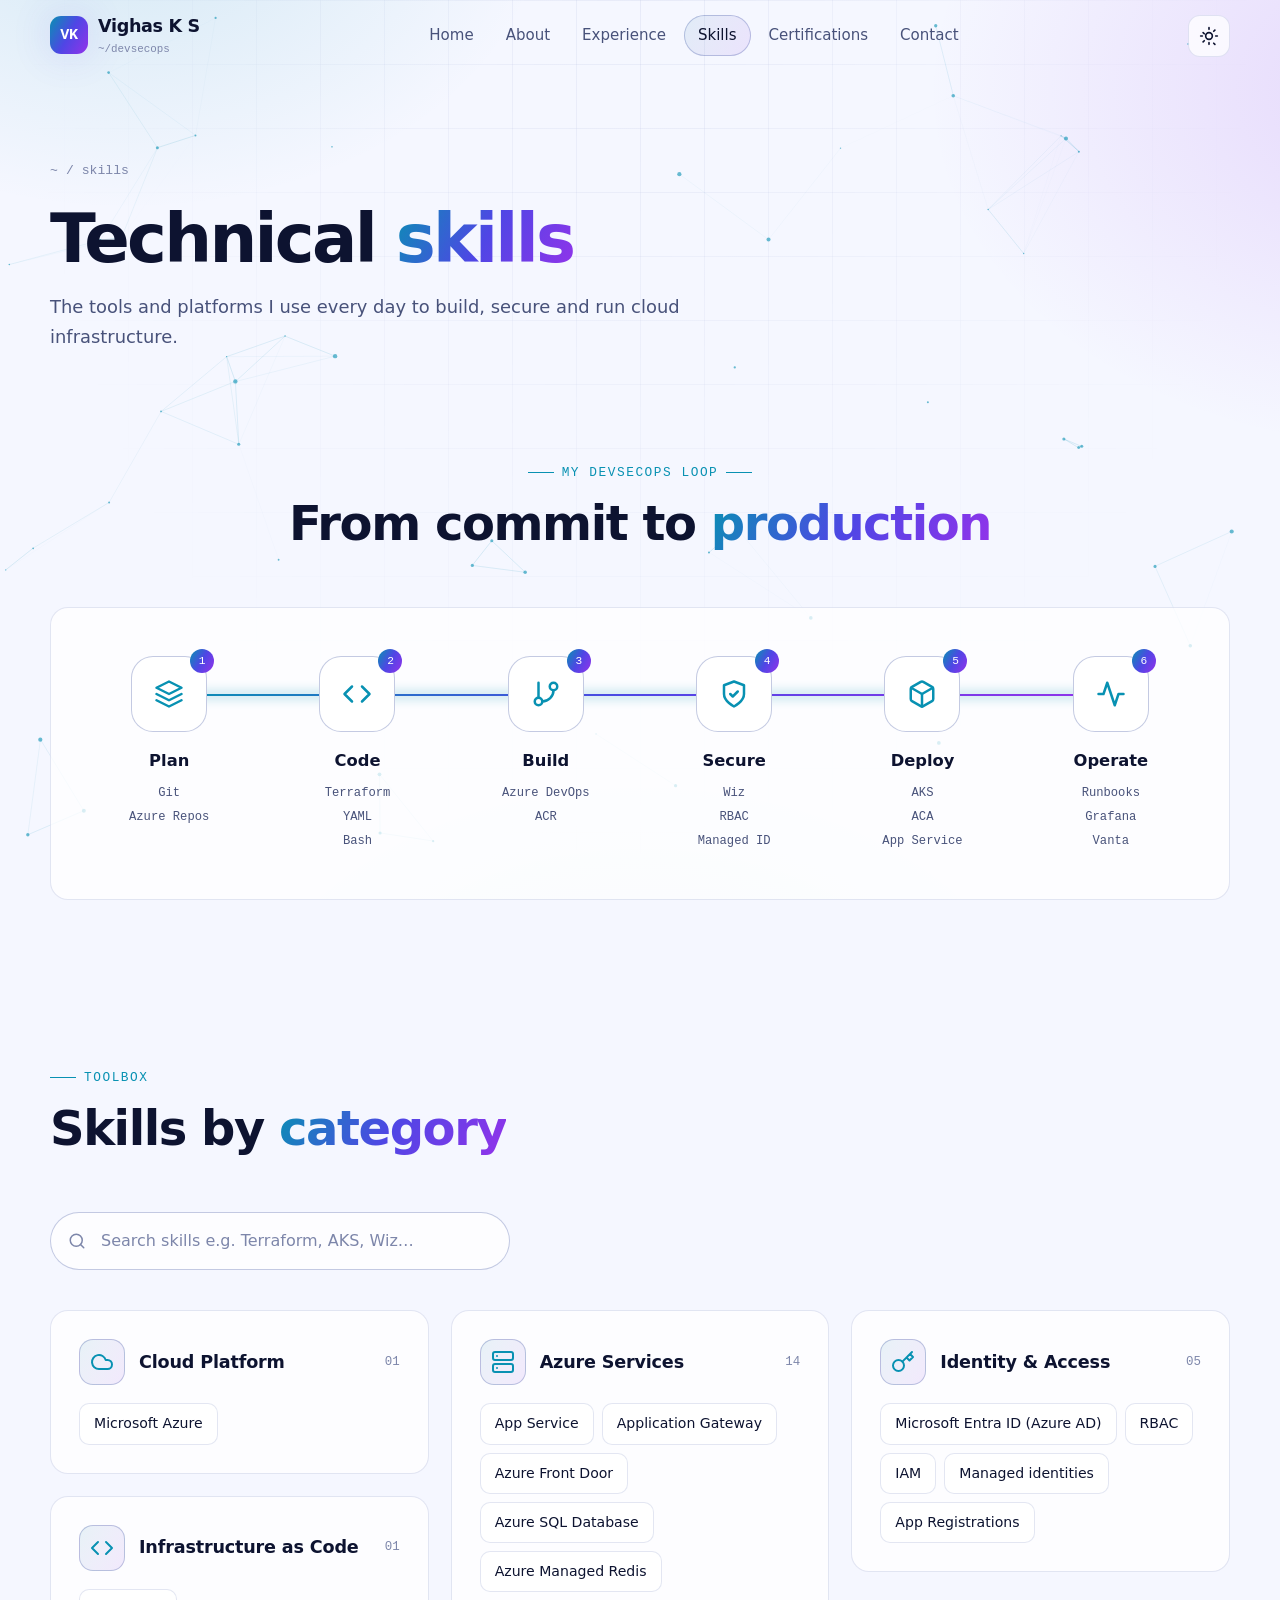
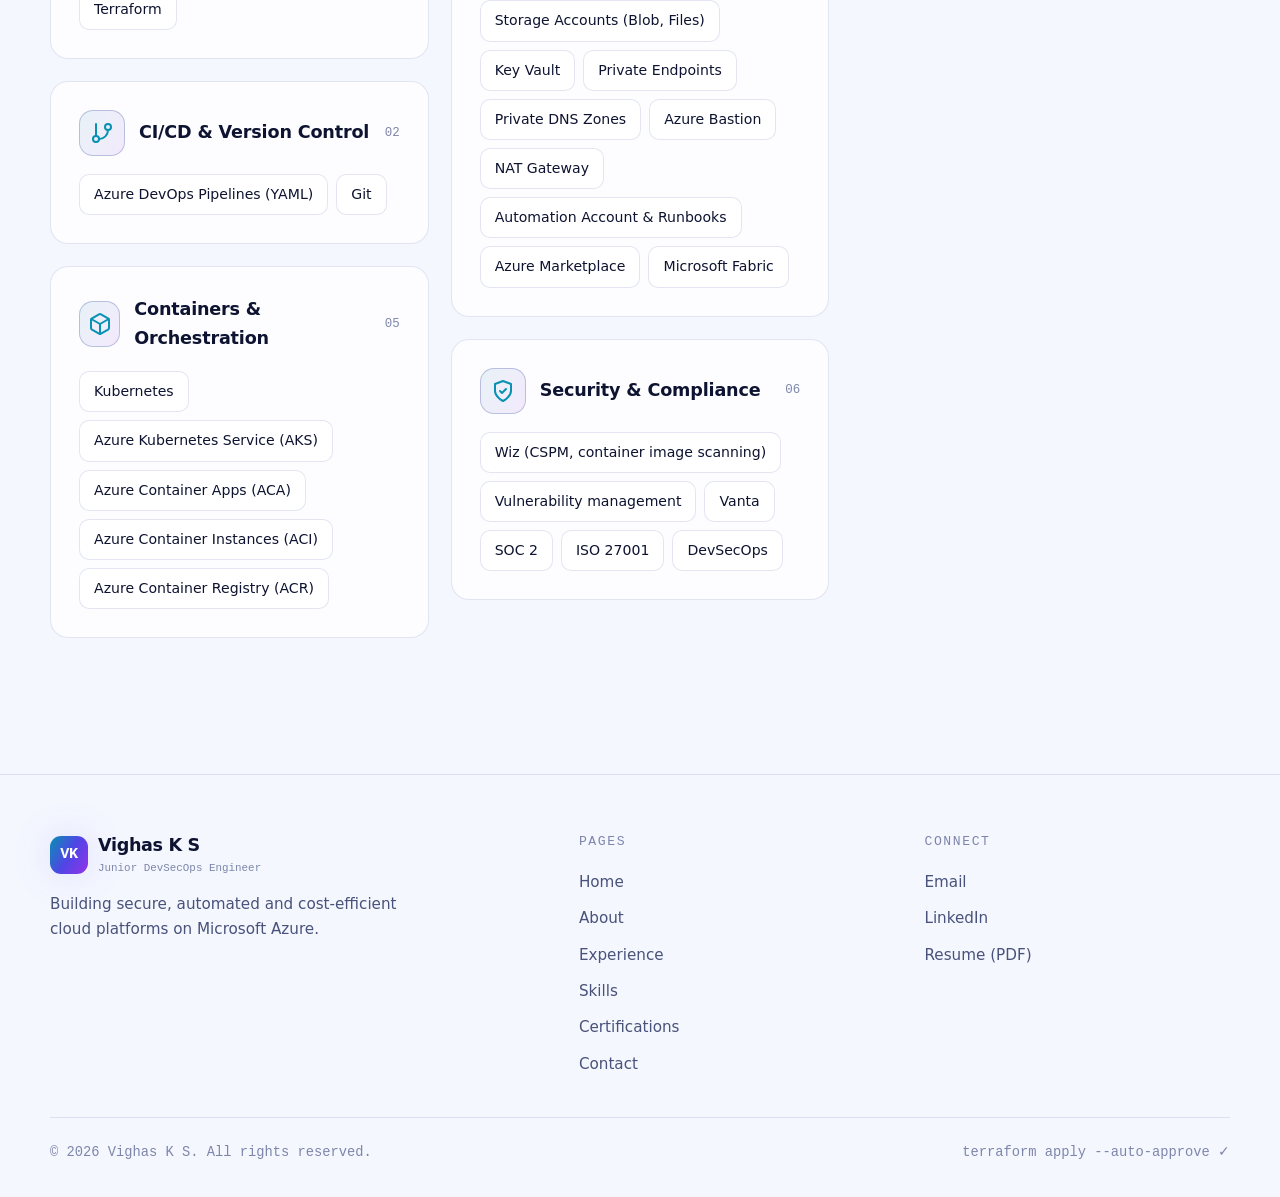
<file: skills.html>
<!DOCTYPE html>
<html lang="en" data-theme="dark">
<head>
  <meta charset="UTF-8">
  <meta name="viewport" content="width=device-width, initial-scale=1.0">
  <meta http-equiv="Content-Security-Policy" content="default-src 'self'; script-src 'self' 'unsafe-inline'; style-src 'self' 'unsafe-inline' https://fonts.googleapis.com; font-src https://fonts.gstatic.com; img-src 'self' data: https:; connect-src 'self'; form-action 'self'; base-uri 'self'">
  <title>Skills | Vighas K S</title>
  <meta name="description" content="Technical skills of Vighas K S: Microsoft Azure, Terraform, Kubernetes, AKS, Azure DevOps, Wiz, Vanta, Entra ID and more.">
  <meta name="theme-color" content="#05070f">
  <link rel="icon" href="assets/img/favicon.svg" type="image/svg+xml">
  <script>(function(){var t;try{t=localStorage.getItem("theme");}catch(e){}if(!t){t=window.matchMedia("(prefers-color-scheme: light)").matches?"light":"dark";}document.documentElement.setAttribute("data-theme",t);})();</script>
  <link rel="preconnect" href="https://fonts.googleapis.com">
  <link rel="preconnect" href="https://fonts.gstatic.com" crossorigin>
  <link href="https://fonts.googleapis.com/css2?family=JetBrains+Mono:wght@400;500;700&family=Space+Grotesk:wght@400;500;600;700&display=swap" rel="stylesheet">
  <link rel="stylesheet" href="assets/css/style.css">
</head>
<body data-page="skills">

  <main>
    <section class="page-hero">
      <div class="container">
        <div class="breadcrumb reveal"><a href="index.html">~</a>/<span>skills</span></div>
        <h1 class="reveal" style="--d:.05s" data-t="hero.title">Technical <span class="grad-text">skills</span></h1>
        <p class="reveal" style="--d:.1s" data-t="hero.intro">The tools and platforms I use every day to build, secure and run cloud infrastructure.</p>
      </div>
    </section>

    <!-- PIPELINE -->
    <section class="section-sm">
      <div class="container">
        <div class="section-head center reveal">
          <span class="eyebrow" data-t="pipeline.eyebrow">My DevSecOps loop</span>
          <h2 class="section-title" data-t="pipeline.title">From commit to <span class="grad-text">production</span></h2>
        </div>
        <div class="card" style="padding:48px 24px">
          <div class="pipeline" id="pipeline"></div>
        </div>
      </div>
    </section>

    <!-- SKILLS -->
    <section class="section">
      <div class="container">
        <div class="section-head reveal">
          <span class="eyebrow" data-t="toolbox.eyebrow">Toolbox</span>
          <h2 class="section-title" data-t="toolbox.title">Skills by <span class="grad-text">category</span></h2>
        </div>
        <div class="search-box reveal">
          <i data-icon="search"></i>
          <label for="skill-search" class="sr-only" data-t="toolbox.searchLabel">Search skills</label>
          <input id="skill-search" data-t-placeholder="toolbox.searchPlaceholder" type="search" placeholder="Search skills e.g. Terraform, AKS, Wiz…" autocomplete="off">
        </div>
        <div class="skills-grid" id="skills"></div>
        <p class="no-results" id="no-results" data-t="toolbox.noResults">No matching skills found. Try another keyword.</p>
      </div>
    </section>
  </main>
  <script src="assets/js/main.js"></script>
</body>
</html>
</file>
<file: assets/css/style.css>
/* =========================================================
   Vighas K S — Portfolio
   Theme tokens, layout, components, animations
   ========================================================= */

:root {
  --bg: #05070f;
  --bg-2: #0a0f1f;
  --surface: rgba(17, 24, 45, 0.6);
  --surface-solid: #0e1529;
  --surface-hover: rgba(28, 38, 68, 0.75);
  --border: rgba(120, 150, 255, 0.14);
  --border-strong: rgba(120, 150, 255, 0.3);
  --text: #e8ecff;
  --text-dim: #9aa6c9;
  --text-faint: #66729a;
  --primary: #22d3ee;
  --secondary: #a855f7;
  --grad-mid: #6366f1;
  --accent: #34d399;
  --warn: #fbbf24;
  --danger: #f87171;
  /* Derived from --primary / --grad-mid / --secondary (editable in /admin) */
  --grad: linear-gradient(120deg, var(--primary) 0%, var(--grad-mid) 50%, var(--secondary) 100%);
  --grad-soft: linear-gradient(120deg, color-mix(in srgb, var(--primary) 16%, transparent), color-mix(in srgb, var(--secondary) 16%, transparent));
  --glow: 0 0 40px color-mix(in srgb, var(--primary) 25%, transparent);
  --shadow: 0 20px 60px -20px rgba(0, 0, 0, 0.6);
  --radius: 18px;
  --radius-sm: 10px;
  --nav-h: 72px;
  --font: "Space Grotesk", system-ui, -apple-system, "Segoe UI", sans-serif;
  --mono: "JetBrains Mono", ui-monospace, "Cascadia Code", Consolas, monospace;
  --ease: cubic-bezier(0.22, 1, 0.36, 1);
  color-scheme: dark;
}

:root[data-theme="light"] {
  --bg: #f5f7ff;
  --bg-2: #eaeefc;
  --surface: rgba(255, 255, 255, 0.75);
  --surface-solid: #ffffff;
  --surface-hover: rgba(255, 255, 255, 0.95);
  --border: rgba(60, 80, 160, 0.14);
  --border-strong: rgba(60, 80, 160, 0.3);
  --text: #0d1330;
  --text-dim: #48527a;
  --text-faint: #7d86aa;
  --primary: #0891b2;
  --secondary: #9333ea;
  --grad-mid: #4f46e5;
  --accent: #059669;
  --grad-soft: linear-gradient(120deg, color-mix(in srgb, var(--primary) 10%, transparent), color-mix(in srgb, var(--secondary) 10%, transparent));
  --glow: 0 0 40px color-mix(in srgb, var(--grad-mid) 15%, transparent);
  --shadow: 0 20px 50px -25px rgba(30, 40, 90, 0.35);
  color-scheme: light;
}

/* ---------- Reset ---------- */
*, *::before, *::after { box-sizing: border-box; margin: 0; padding: 0; }
html { scroll-behavior: smooth; -webkit-text-size-adjust: 100%; }
body {
  font-family: var(--font);
  background: var(--bg);
  color: var(--text);
  line-height: 1.65;
  min-height: 100vh;
  overflow-x: hidden;
  -webkit-font-smoothing: antialiased;
  transition: background 0.4s var(--ease), color 0.4s var(--ease);
}
img, svg { display: block; max-width: 100%; }
a { color: inherit; text-decoration: none; }
button, input, textarea { font: inherit; color: inherit; }
button { cursor: pointer; border: none; background: none; }
::selection { background: var(--primary); color: #001018; }
:focus-visible { outline: 2px solid var(--primary); outline-offset: 3px; border-radius: 6px; }

/* ---------- Background layers ---------- */
#bg-canvas {
  position: fixed; inset: 0; z-index: -2;
  width: 100%; height: 100%;
  pointer-events: none;
}
.bg-glow {
  position: fixed; inset: 0; z-index: -3; pointer-events: none;
  background:
    radial-gradient(700px 500px at 10% -10%, color-mix(in srgb, var(--primary) 14%, transparent), transparent 60%),
    radial-gradient(800px 600px at 110% 10%, color-mix(in srgb, var(--secondary) 16%, transparent), transparent 60%),
    radial-gradient(700px 500px at 50% 120%, color-mix(in srgb, var(--accent) 8%, transparent), transparent 60%),
    var(--bg);
}
.bg-grid {
  position: fixed; inset: 0; z-index: -2; pointer-events: none;
  background-image:
    linear-gradient(var(--border) 1px, transparent 1px),
    linear-gradient(90deg, var(--border) 1px, transparent 1px);
  background-size: 64px 64px;
  mask-image: radial-gradient(ellipse at 50% 0%, #000 0%, transparent 70%);
  -webkit-mask-image: radial-gradient(ellipse at 50% 0%, #000 0%, transparent 70%);
  opacity: 0.5;
}

/* ---------- Utilities ---------- */
.container { width: min(1180px, 100% - 32px); margin-inline: auto; }
.grad-text {
  background: var(--grad);
  -webkit-background-clip: text; background-clip: text;
  -webkit-text-fill-color: transparent; color: transparent;
}
.mono { font-family: var(--mono); }
.sr-only { position: absolute; width: 1px; height: 1px; overflow: hidden; clip: rect(0 0 0 0); white-space: nowrap; }
.icon { width: 1.2em; height: 1.2em; flex-shrink: 0; }

/* ---------- Scroll progress ---------- */
.progress {
  position: fixed; top: 0; left: 0; height: 3px; width: 0;
  background: var(--grad); z-index: 1001;
  box-shadow: 0 0 12px var(--primary);
}

/* ---------- Header / Nav ---------- */
.site-header {
  position: fixed; top: 0; left: 0; right: 0; z-index: 1000;
  height: var(--nav-h);
  transition: background 0.3s, backdrop-filter 0.3s, border-color 0.3s;
  border-bottom: 1px solid transparent;
}
.site-header.scrolled {
  background: color-mix(in srgb, var(--bg) 72%, transparent);
  backdrop-filter: blur(16px) saturate(160%);
  -webkit-backdrop-filter: blur(16px) saturate(160%);
  border-bottom-color: var(--border);
}
.nav { height: 100%; display: flex; align-items: center; justify-content: space-between; gap: 16px; }
.logo { display: flex; align-items: center; gap: 10px; font-weight: 700; font-size: 1.1rem; letter-spacing: -0.02em; }
.logo-mark {
  width: 38px; height: 38px; border-radius: 11px;
  display: grid; place-items: center;
  background: var(--grad); color: #fff;
  font-family: var(--mono); font-size: 0.95rem; font-weight: 700;
  box-shadow: var(--glow);
}
.logo small { display: block; font-family: var(--mono); font-size: 0.68rem; color: var(--text-faint); font-weight: 400; letter-spacing: 0; }
.nav-links { display: flex; align-items: center; gap: 4px; list-style: none; }
.nav-links a {
  position: relative; display: block;
  padding: 8px 14px; border-radius: 999px;
  font-size: 0.94rem; color: var(--text-dim);
  transition: color 0.25s, background 0.25s;
}
.nav-links a:hover { color: var(--text); background: var(--surface); }
.nav-links a.active { color: var(--text); background: var(--grad-soft); box-shadow: inset 0 0 0 1px var(--border-strong); }
.nav-actions { display: flex; align-items: center; gap: 8px; }
.icon-btn {
  width: 42px; height: 42px; border-radius: 12px;
  display: grid; place-items: center;
  background: var(--surface); border: 1px solid var(--border);
  color: var(--text); transition: transform 0.25s var(--ease), border-color 0.25s;
}
.icon-btn:hover { transform: translateY(-2px); border-color: var(--border-strong); }
.icon-btn .icon { width: 20px; height: 20px; }
.theme-toggle .sun { display: none; }
:root[data-theme="light"] .theme-toggle .sun { display: block; }
:root[data-theme="light"] .theme-toggle .moon { display: none; }
.menu-toggle { display: none; }

/* ---------- Buttons ---------- */
.btn {
  position: relative; display: inline-flex; align-items: center; gap: 10px;
  padding: 13px 24px; border-radius: 999px;
  font-weight: 600; font-size: 0.97rem; letter-spacing: 0.01em;
  transition: transform 0.3s var(--ease), box-shadow 0.3s, background 0.3s, border-color 0.3s;
  overflow: hidden; isolation: isolate; white-space: nowrap;
}
.btn .icon { width: 18px; height: 18px; transition: transform 0.3s var(--ease); }
.btn:hover .icon { transform: translateX(3px); }
.btn-primary { background: var(--grad); color: #fff; box-shadow: 0 10px 30px -10px color-mix(in srgb, var(--grad-mid) 70%, transparent); }
.btn-primary::after {
  content: ""; position: absolute; inset: 0; z-index: -1;
  background: linear-gradient(120deg, transparent 30%, rgba(255, 255, 255, 0.35) 50%, transparent 70%);
  transform: translateX(-100%); transition: transform 0.7s var(--ease);
}
.btn-primary:hover { transform: translateY(-3px); box-shadow: 0 16px 40px -12px color-mix(in srgb, var(--grad-mid) 90%, transparent); }
.btn-primary:hover::after { transform: translateX(100%); }
.btn-ghost { background: var(--surface); border: 1px solid var(--border-strong); color: var(--text); backdrop-filter: blur(10px); }
.btn-ghost:hover { transform: translateY(-3px); border-color: var(--primary); }

/* ---------- Sections ---------- */
main { padding-top: var(--nav-h); }
.section { padding: 96px 0; position: relative; }
.section-sm { padding: 64px 0; }
.eyebrow {
  display: inline-flex; align-items: center; gap: 8px;
  font-family: var(--mono); font-size: 0.8rem; letter-spacing: 0.12em; text-transform: uppercase;
  color: var(--primary); margin-bottom: 14px;
}
.eyebrow::before { content: ""; width: 26px; height: 1px; background: currentColor; }
.section-title { font-size: clamp(2rem, 4.5vw, 3rem); line-height: 1.12; letter-spacing: -0.03em; font-weight: 700; margin-bottom: 16px; }
.section-lead { color: var(--text-dim); font-size: 1.08rem; max-width: 640px; }
.section-head { margin-bottom: 56px; }
.section-head.center { text-align: center; }
.section-head.center .section-lead { margin-inline: auto; }
.section-head.center .eyebrow::after { content: ""; width: 26px; height: 1px; background: currentColor; }

/* ---------- Page hero (inner pages) ---------- */
.page-hero { padding: 88px 0 40px; position: relative; }
.page-hero h1 { font-size: clamp(2.4rem, 6vw, 4.2rem); line-height: 1.05; letter-spacing: -0.04em; margin-bottom: 18px; }
.page-hero p { color: var(--text-dim); font-size: 1.12rem; max-width: 680px; }
.breadcrumb { font-family: var(--mono); font-size: 0.82rem; color: var(--text-faint); margin-bottom: 22px; display: flex; gap: 8px; align-items: center; }
.breadcrumb a:hover { color: var(--primary); }

/* ---------- Cards ---------- */
.card {
  position: relative;
  background: var(--surface);
  border: 1px solid var(--border);
  border-radius: var(--radius);
  padding: 28px;
  backdrop-filter: blur(14px);
  -webkit-backdrop-filter: blur(14px);
  transition: transform 0.4s var(--ease), border-color 0.4s, background 0.4s, box-shadow 0.4s;
  overflow: hidden;
}
.card::before {
  /* cursor spotlight */
  content: ""; position: absolute; inset: 0; pointer-events: none; opacity: 0;
  background: radial-gradient(400px circle at var(--mx, 50%) var(--my, 50%), color-mix(in srgb, var(--primary) 12%, transparent), transparent 45%);
  transition: opacity 0.4s;
}
.card:hover::before { opacity: 1; }
.card.lift:hover { transform: translateY(-6px); border-color: var(--border-strong); box-shadow: var(--shadow); }
.card-icon {
  width: 52px; height: 52px; border-radius: 14px;
  display: grid; place-items: center;
  background: var(--grad-soft); border: 1px solid var(--border-strong);
  color: var(--primary); margin-bottom: 20px;
}
.card-icon .icon { width: 24px; height: 24px; }
.card h3 { font-size: 1.2rem; letter-spacing: -0.01em; margin-bottom: 10px; }
.card p { color: var(--text-dim); font-size: 0.97rem; }

.grid { display: grid; gap: 22px; }
.grid-2 { grid-template-columns: repeat(2, 1fr); }
.grid-3 { grid-template-columns: repeat(3, 1fr); }
.grid-4 { grid-template-columns: repeat(4, 1fr); }
.grid-5 { grid-template-columns: repeat(5, 1fr); }

/* ---------- Home hero ---------- */
.hero { min-height: calc(100vh - var(--nav-h)); display: flex; align-items: center; padding: 48px 0 80px; }
.hero-grid { display: grid; grid-template-columns: 1.1fr 1fr; gap: 56px; align-items: center; }
.status-pill {
  display: inline-flex; align-items: center; gap: 10px;
  padding: 7px 16px 7px 12px; border-radius: 999px;
  background: var(--surface); border: 1px solid var(--border-strong);
  font-size: 0.86rem; color: var(--text-dim); margin-bottom: 26px;
}
.pulse { position: relative; width: 9px; height: 9px; border-radius: 50%; background: var(--accent); }
.pulse::after {
  content: ""; position: absolute; inset: 0; border-radius: 50%; background: var(--accent);
  animation: pulse 2s ease-out infinite;
}
@keyframes pulse { to { transform: scale(3); opacity: 0; } }
.hero h1 { font-size: clamp(2.6rem, 6.4vw, 5rem); line-height: 1.02; letter-spacing: -0.045em; font-weight: 700; margin-bottom: 18px; }
.hero h1 .wave { display: inline-block; animation: wave 2.4s ease-in-out infinite; transform-origin: 70% 70%; }
@keyframes wave { 0%, 60%, 100% { transform: rotate(0); } 10%, 30% { transform: rotate(14deg); } 20% { transform: rotate(-8deg); } 40% { transform: rotate(-4deg); } 50% { transform: rotate(10deg); } }
.typed-line { font-family: var(--mono); font-size: clamp(1rem, 2.2vw, 1.3rem); color: var(--text-dim); margin-bottom: 24px; min-height: 1.6em; }
.typed-line .prompt { color: var(--accent); }
.typed { color: var(--primary); }
.caret { display: inline-block; width: 10px; height: 1.1em; background: var(--primary); vertical-align: -0.15em; margin-left: 3px; animation: blink 1s steps(1) infinite; }
@keyframes blink { 50% { opacity: 0; } }
.hero-text { color: var(--text-dim); font-size: 1.08rem; max-width: 560px; margin-bottom: 34px; }
.hero-cta { display: flex; flex-wrap: wrap; gap: 14px; margin-bottom: 34px; }
.socials { display: flex; gap: 10px; }

/* Terminal */
.terminal-wrap { position: relative; }
.terminal {
  position: relative; z-index: 1;
  background: color-mix(in srgb, var(--surface-solid) 88%, transparent);
  border: 1px solid var(--border-strong);
  border-radius: 16px;
  box-shadow: var(--shadow), var(--glow);
  overflow: hidden;
  backdrop-filter: blur(20px);
  transform: perspective(1200px) rotateY(-6deg) rotateX(3deg);
  transition: transform 0.6s var(--ease);
}
.terminal:hover { transform: perspective(1200px) rotateY(0) rotateX(0); }
.term-bar { display: flex; align-items: center; gap: 8px; padding: 13px 16px; border-bottom: 1px solid var(--border); background: rgba(0, 0, 0, 0.12); }
.term-bar span { width: 12px; height: 12px; border-radius: 50%; }
.term-bar span:nth-child(1) { background: #ff5f57; }
.term-bar span:nth-child(2) { background: #febc2e; }
.term-bar span:nth-child(3) { background: #28c840; }
.term-bar em { margin-left: auto; margin-right: auto; font-style: normal; font-family: var(--mono); font-size: 0.78rem; color: var(--text-faint); transform: translateX(-22px); }
.term-body { padding: 20px 22px 24px; font-family: var(--mono); font-size: 0.84rem; line-height: 1.85; min-height: 340px; }
.term-body .ln { white-space: pre-wrap; word-break: break-word; }
.term-body .cmd::before { content: var(--prompt, "vighas@azure:~$ "); color: var(--accent); }
.term-body .out { color: var(--text-dim); }
.term-body .ok { color: var(--accent); }
.term-body .hl { color: var(--primary); }
.term-body .warn { color: var(--warn); }
.float-badge {
  position: absolute; z-index: 2;
  display: flex; align-items: center; gap: 8px;
  padding: 10px 14px; border-radius: 12px;
  background: var(--surface-solid); border: 1px solid var(--border-strong);
  font-size: 0.82rem; font-weight: 600; box-shadow: var(--shadow);
  animation: float 6s ease-in-out infinite;
}
.float-badge .icon { width: 18px; height: 18px; color: var(--primary); }
.float-badge.b1 { top: -22px; right: -14px; }
.float-badge.b2 { bottom: 40px; left: -36px; animation-delay: -2s; }
.float-badge.b3 { bottom: -22px; right: 30px; animation-delay: -4s; }
.float-badge.b2 .icon { color: var(--accent); }
.float-badge.b3 .icon { color: var(--secondary); }
@keyframes float { 0%, 100% { transform: translateY(0); } 50% { transform: translateY(-12px); } }

/* Profile photo */
.avatar-wrap { position: relative; width: min(440px, 100%); margin-inline: auto; }
.avatar { position: relative; aspect-ratio: 1; border-radius: 50%; padding: 8px; }
.avatar::before {
  /* dashed orbit */
  content: ""; position: absolute; inset: -26px; border-radius: 50%;
  border: 1px dashed var(--border-strong);
  animation: spin 50s linear infinite reverse;
}
.avatar-ring {
  position: absolute; inset: 0; border-radius: 50%;
  background: conic-gradient(from 0deg, var(--primary), var(--grad-mid), var(--secondary), var(--accent), var(--primary));
  animation: spin 8s linear infinite;
}
.avatar-ring::after {
  content: ""; position: absolute; inset: -10px; border-radius: 50%; z-index: -1;
  background: inherit; filter: blur(36px); opacity: 0.45;
}
.avatar img, .avatar-fallback {
  position: relative; width: 100%; height: 100%; border-radius: 50%;
  object-fit: cover; object-position: center top;
  border: 6px solid var(--bg);
  background: radial-gradient(circle at 50% 30%, var(--surface-hover), var(--surface-solid));
}
.avatar-fallback {
  display: none; place-items: center;
  font-family: var(--mono); font-weight: 700; font-size: clamp(3rem, 9vw, 5.5rem);
  color: var(--primary);
}
.avatar.no-photo img { display: none; }
.avatar.no-photo .avatar-fallback { display: grid; }
.avatar-wrap .float-badge.b1 { top: 4%; right: -6%; bottom: auto; left: auto; }
.avatar-wrap .float-badge.b2 { bottom: 16%; left: -12%; top: auto; right: auto; }
.avatar-wrap .float-badge.b3 { bottom: -2%; right: 6%; top: auto; left: auto; }
@keyframes spin { to { transform: rotate(360deg); } }

.term-section { display: grid; grid-template-columns: 1fr 1.3fr; gap: 48px; align-items: center; }

.scroll-hint {
  position: absolute; left: 50%; bottom: 24px; transform: translateX(-50%);
  width: 26px; height: 42px; border: 2px solid var(--border-strong); border-radius: 14px;
}
.scroll-hint::after {
  content: ""; position: absolute; left: 50%; top: 8px; width: 4px; height: 8px; margin-left: -2px;
  border-radius: 2px; background: var(--primary); animation: scrollHint 1.8s ease-in-out infinite;
}
@keyframes scrollHint { 0% { opacity: 0; transform: translateY(0); } 40% { opacity: 1; } 100% { opacity: 0; transform: translateY(14px); } }

/* ---------- Stats ---------- */
.stats { display: grid; grid-template-columns: repeat(4, 1fr); gap: 1px; background: var(--border); border: 1px solid var(--border); border-radius: var(--radius); overflow: hidden; }
.stat { background: var(--surface-solid); padding: 32px 26px; text-align: left; transition: background 0.3s; }
.stat:hover { background: var(--surface-hover); }
.stat-value { font-size: clamp(2.2rem, 4vw, 3rem); font-weight: 700; letter-spacing: -0.04em; line-height: 1; margin-bottom: 10px; }
.stat-label { color: var(--text-dim); font-size: 0.92rem; }

/* ---------- Pillars ---------- */
.pillar { display: flex; flex-direction: column; }
.pillar .more { margin-top: auto; padding-top: 18px; display: inline-flex; align-items: center; gap: 6px; color: var(--primary); font-size: 0.9rem; font-weight: 600; }
.pillar .more .icon { width: 16px; height: 16px; transition: transform 0.3s var(--ease); }
.pillar:hover .more .icon { transform: translateX(4px); }

/* ---------- Highlights ---------- */
.highlight .metric {
  display: inline-block; font-family: var(--mono); font-size: 0.8rem;
  padding: 4px 10px; border-radius: 999px; margin-bottom: 14px;
  background: color-mix(in srgb, var(--accent) 12%, transparent); color: var(--accent); border: 1px solid color-mix(in srgb, var(--accent) 30%, transparent);
}
.highlight .hi-top { display: flex; justify-content: space-between; align-items: flex-start; gap: 12px; }
.highlight .card-icon { margin-bottom: 18px; }

/* ---------- Marquee ---------- */
.marquee { position: relative; overflow: hidden; padding: 26px 0; border-block: 1px solid var(--border); mask-image: linear-gradient(90deg, transparent, #000 10%, #000 90%, transparent); -webkit-mask-image: linear-gradient(90deg, transparent, #000 10%, #000 90%, transparent); }
.marquee-track { display: flex; gap: 14px; width: max-content; animation: marquee 40s linear infinite; }
.marquee:hover .marquee-track { animation-play-state: paused; }
.marquee-item { display: inline-flex; align-items: center; gap: 10px; padding: 10px 20px; border-radius: 999px; background: var(--surface); border: 1px solid var(--border); font-family: var(--mono); font-size: 0.88rem; color: var(--text-dim); white-space: nowrap; }
.marquee-item::before { content: ""; width: 6px; height: 6px; border-radius: 50%; background: var(--grad); }
@keyframes marquee { to { transform: translateX(-50%); } }

/* ---------- CTA ---------- */
.cta {
  position: relative; overflow: hidden; text-align: center;
  padding: 72px 32px; border-radius: 28px;
  background: var(--grad-soft); border: 1px solid var(--border-strong);
}
.cta::before {
  content: ""; position: absolute; width: 520px; height: 520px; border-radius: 50%;
  background: var(--grad); filter: blur(120px); opacity: 0.25; top: -260px; left: 50%; transform: translateX(-50%);
}
.cta > * { position: relative; }
.cta h2 { font-size: clamp(1.9rem, 4vw, 2.8rem); letter-spacing: -0.03em; line-height: 1.15; margin-bottom: 14px; }
.cta p { color: var(--text-dim); max-width: 560px; margin: 0 auto 30px; }
.cta .hero-cta { justify-content: center; margin-bottom: 0; }

/* ---------- About ---------- */
.about-grid { display: grid; grid-template-columns: 1.4fr 1fr; gap: 28px; align-items: start; }
.about-summary p { font-size: 1.12rem; color: var(--text-dim); line-height: 1.85; }
.about-summary p strong { color: var(--text); font-weight: 600; }
.facts { display: grid; gap: 4px; }
.fact { display: flex; align-items: center; gap: 14px; padding: 14px 0; border-bottom: 1px dashed var(--border); }
.fact:last-child { border-bottom: none; }
.fact .icon { width: 20px; height: 20px; color: var(--primary); }
.fact span { color: var(--text-faint); font-size: 0.85rem; min-width: 92px; font-family: var(--mono); }
.fact b { font-weight: 500; font-size: 0.97rem; word-break: break-word; }
.edu-card { display: grid; grid-template-columns: auto 1fr auto; gap: 28px; align-items: center; }
.edu-card h3 { font-size: 1.35rem; }
.edu-meta { color: var(--text-dim); display: flex; flex-wrap: wrap; gap: 6px 18px; margin-top: 6px; font-size: 0.95rem; }
.edu-meta span { display: inline-flex; align-items: center; gap: 6px; }
.edu-meta .icon { width: 16px; height: 16px; color: var(--primary); }
.ring { position: relative; width: 120px; height: 120px; }
.ring svg { width: 100%; height: 100%; transform: rotate(-90deg); }
.ring circle { fill: none; stroke-width: 9; }
.ring .track { stroke: var(--border); }
.ring .bar { stroke: url(#ringGrad); stroke-linecap: round; transition: stroke-dashoffset 1.8s var(--ease); }
.ring .ring-label { position: absolute; inset: 0; display: grid; place-content: center; text-align: center; }
.ring .ring-label b { font-size: 1.6rem; letter-spacing: -0.03em; line-height: 1; }
.ring .ring-label small { color: var(--text-faint); font-family: var(--mono); font-size: 0.7rem; margin-top: 4px; }

/* ---------- Experience ---------- */
.company-card { display: flex; flex-wrap: wrap; align-items: center; gap: 22px; justify-content: space-between; margin-bottom: 40px; }
.company-left { display: flex; align-items: center; gap: 20px; }
.company-logo { width: 68px; height: 68px; border-radius: 18px; display: grid; place-items: center; background: var(--grad); color: #fff; font-weight: 700; font-size: 1.5rem; box-shadow: var(--glow); }
.company-card h2 { font-size: 1.6rem; letter-spacing: -0.02em; line-height: 1.2; }
.company-card .role { color: var(--primary); font-weight: 600; }
.company-meta { display: flex; flex-wrap: wrap; gap: 10px; }
.chip {
  display: inline-flex; align-items: center; gap: 7px;
  padding: 7px 14px; border-radius: 999px;
  background: var(--surface); border: 1px solid var(--border);
  font-size: 0.85rem; color: var(--text-dim);
}
.chip .icon { width: 15px; height: 15px; color: var(--primary); }
.chip.live { color: var(--accent); border-color: color-mix(in srgb, var(--accent) 35%, transparent); }

.filters { display: flex; flex-wrap: wrap; gap: 10px; margin-bottom: 40px; }
.filter-btn {
  display: inline-flex; align-items: center; gap: 8px;
  padding: 10px 18px; border-radius: 999px;
  background: var(--surface); border: 1px solid var(--border);
  color: var(--text-dim); font-size: 0.9rem; font-weight: 500;
  transition: all 0.3s var(--ease);
}
.filter-btn .icon { width: 16px; height: 16px; }
.filter-btn .count { font-family: var(--mono); font-size: 0.75rem; padding: 1px 7px; border-radius: 999px; background: var(--border); }
.filter-btn:hover { color: var(--text); border-color: var(--border-strong); }
.filter-btn.active { background: var(--grad); color: #fff; border-color: transparent; box-shadow: 0 8px 24px -10px color-mix(in srgb, var(--grad-mid) 80%, transparent); }
.filter-btn.active .count { background: rgba(255, 255, 255, 0.25); }

.job { margin-bottom: 56px; }
.job.hidden { display: none; }
.timeline { position: relative; padding-left: 36px; }
.timeline::before { content: ""; position: absolute; left: 11px; top: 6px; bottom: 6px; width: 2px; background: linear-gradient(var(--primary), var(--secondary), transparent); border-radius: 2px; }
.tl-group { position: relative; margin-bottom: 44px; transition: opacity 0.4s var(--ease), transform 0.4s var(--ease); }
.tl-group.hidden { display: none; }
.tl-dot { position: absolute; left: -36px; top: 4px; width: 24px; height: 24px; border-radius: 50%; display: grid; place-items: center; background: var(--bg); border: 2px solid var(--primary); box-shadow: 0 0 0 6px color-mix(in srgb, var(--primary) 12%, transparent); }
.tl-dot::after { content: ""; width: 8px; height: 8px; border-radius: 50%; background: var(--primary); }
.tl-head { display: flex; align-items: center; gap: 14px; margin-bottom: 20px; }
.tl-head .card-icon { margin: 0; width: 44px; height: 44px; }
.tl-head h3 { font-size: 1.3rem; letter-spacing: -0.02em; }
.tl-head small { display: block; font-family: var(--mono); color: var(--text-faint); font-size: 0.78rem; }
.tl-items { display: grid; gap: 14px; }
.tl-item { padding: 20px 22px; display: grid; grid-template-columns: auto 1fr; gap: 14px; }
.tl-item .check { width: 26px; height: 26px; border-radius: 8px; display: grid; place-items: center; background: color-mix(in srgb, var(--accent) 12%, transparent); color: var(--accent); margin-top: 1px; }
.tl-item .check .icon { width: 15px; height: 15px; }
.tl-item p { color: var(--text-dim); font-size: 0.98rem; }
.tl-item p strong { color: var(--text); font-weight: 600; }
.tags { display: flex; flex-wrap: wrap; gap: 6px; margin-top: 12px; }
.tag { font-family: var(--mono); font-size: 0.74rem; padding: 3px 10px; border-radius: 6px; background: var(--grad-soft); color: var(--primary); border: 1px solid var(--border); }

/* ---------- Skills ---------- */
.search-box { position: relative; max-width: 460px; margin-bottom: 40px; }
.search-box .icon { position: absolute; left: 18px; top: 50%; transform: translateY(-50%); width: 18px; height: 18px; color: var(--text-faint); }
.search-box input {
  width: 100%; padding: 15px 18px 15px 50px; border-radius: 999px;
  background: var(--surface); border: 1px solid var(--border-strong);
  outline: none; transition: border-color 0.3s, box-shadow 0.3s;
}
.search-box input:focus { border-color: var(--primary); box-shadow: 0 0 0 4px color-mix(in srgb, var(--primary) 18%, transparent); }
.search-box input::placeholder { color: var(--text-faint); }
.skills-grid { columns: 3 320px; column-gap: 22px; }
.skill-card { break-inside: avoid; margin-bottom: 22px; display: block; }
.skill-card.hidden { display: none; }
.skill-card .sk-head { display: flex; align-items: center; justify-content: space-between; gap: 12px; margin-bottom: 18px; }
.skill-card .sk-head > div { display: flex; align-items: center; gap: 14px; }
.skill-card .card-icon { margin: 0; width: 46px; height: 46px; }
.skill-card h3 { margin: 0; font-size: 1.1rem; }
.skill-card .sk-count { font-family: var(--mono); font-size: 0.78rem; color: var(--text-faint); }
.skill-chips { display: flex; flex-wrap: wrap; gap: 8px; }
.skill-chip {
  padding: 8px 14px; border-radius: 10px; font-size: 0.88rem;
  background: color-mix(in srgb, var(--surface-solid) 70%, transparent);
  border: 1px solid var(--border); transition: all 0.25s var(--ease);
}
.skill-chip:hover { border-color: var(--primary); color: var(--primary); transform: translateY(-2px); }
.skill-chip.match { border-color: var(--primary); background: var(--grad-soft); color: var(--primary); }
.no-results { display: none; text-align: center; color: var(--text-dim); padding: 40px 0; }
.no-results.show { display: block; }

.pipeline { display: grid; grid-template-columns: repeat(6, 1fr); gap: 0; position: relative; }
.pipeline::before { content: ""; position: absolute; top: 38px; left: 8%; right: 8%; height: 2px; background: var(--border-strong); }
.pipeline::after { content: ""; position: absolute; top: 38px; left: 8%; height: 2px; width: 0; background: var(--grad); box-shadow: 0 0 12px var(--primary); transition: width 2.4s var(--ease); }
.pipeline.in::after { width: 84%; }
.stage { position: relative; text-align: center; padding: 0 8px; }
.stage-node {
  position: relative; z-index: 1;
  width: 76px; height: 76px; margin: 0 auto 16px; border-radius: 22px;
  display: grid; place-items: center;
  background: var(--surface-solid); border: 1px solid var(--border-strong);
  color: var(--primary); transition: transform 0.4s var(--ease), box-shadow 0.4s;
}
.stage:hover .stage-node { transform: translateY(-6px) rotate(-4deg); box-shadow: var(--glow); }
.stage-node .icon { width: 30px; height: 30px; }
.stage-node span { position: absolute; top: -8px; right: -8px; font-family: var(--mono); font-size: 0.7rem; width: 24px; height: 24px; border-radius: 50%; display: grid; place-items: center; background: var(--grad); color: #fff; }
.stage h4 { font-size: 1.02rem; margin-bottom: 8px; }
.stage ul { list-style: none; display: grid; gap: 4px; }
.stage li { font-family: var(--mono); font-size: 0.76rem; color: var(--text-dim); }

/* ---------- Certifications ---------- */
.cert-card { display: flex; flex-direction: column; gap: 22px; padding: 32px; }
.cert-top { display: flex; align-items: center; gap: 20px; }
.badge {
  position: relative; width: 92px; height: 92px; flex-shrink: 0;
  display: grid; place-items: center; text-align: center;
  clip-path: polygon(50% 0, 93% 25%, 93% 75%, 50% 100%, 7% 75%, 7% 25%);
  color: #fff; font-weight: 700; font-family: var(--mono); font-size: 0.82rem; line-height: 1.2;
}
.badge.azure { background: linear-gradient(135deg, #0078d4, #50e6ff); }
.badge.aws { background: linear-gradient(135deg, #ff9900, #f7c75b); color: #1b1300; }
.badge.other { background: var(--grad); }
.badge small { display: block; font-size: 0.6rem; font-weight: 500; opacity: 0.9; }
.badge-media { position: relative; width: 92px; height: 92px; flex-shrink: 0; display: grid; place-items: center; }
.badge-media img { width: 100%; height: 100%; object-fit: contain; filter: drop-shadow(0 8px 24px color-mix(in srgb, var(--primary) 25%, transparent)); transition: transform 0.5s var(--ease); }
.badge-media .badge { display: none; }
.badge-media.no-img img { display: none; }
.badge-media.no-img .badge { display: grid; }
.card:hover .badge-media img { transform: translateY(-4px) rotate(-3deg) scale(1.04); }

.home-cert { display: grid; grid-template-columns: auto 1fr; gap: 28px; align-items: center; padding: 32px; }
.home-cert .badge-media, .home-cert .badge { width: 140px; height: 140px; }
.home-cert .badge { font-size: 1.05rem; }
.home-cert h3 { font-size: 1.25rem; line-height: 1.3; margin: 14px 0 6px; }
.home-cert p { margin-bottom: 14px; }

.cert-card h3 { font-size: 1.25rem; line-height: 1.3; margin-bottom: 6px; }
.cert-card .issuer { color: var(--text-dim); font-size: 0.95rem; }
.cert-foot { display: flex; align-items: center; justify-content: space-between; flex-wrap: wrap; gap: 12px; padding-top: 20px; border-top: 1px dashed var(--border); }
.verify-link { display: inline-flex; align-items: center; gap: 6px; color: var(--primary); font-weight: 600; font-size: 0.92rem; }
.verify-link .icon { width: 16px; height: 16px; }
.verify-link:hover { text-decoration: underline; text-underline-offset: 4px; }

/* ---------- Contact ---------- */
.contact-grid { display: grid; grid-template-columns: 1fr 1.25fr; gap: 28px; align-items: start; }
.contact-list { display: grid; gap: 14px; }
.contact-item { display: flex; align-items: center; gap: 16px; padding: 20px 22px; }
.contact-item .card-icon { margin: 0; width: 48px; height: 48px; }
.contact-item span { display: block; font-family: var(--mono); font-size: 0.78rem; color: var(--text-faint); }
.contact-item b { font-weight: 600; word-break: break-word; }
.contact-item .copy-btn { margin-left: auto; }
.form { display: grid; gap: 18px; }
.form-row { display: grid; grid-template-columns: 1fr 1fr; gap: 18px; }
.field { display: grid; gap: 8px; }
.field label { font-size: 0.88rem; font-weight: 500; color: var(--text-dim); }
.field input, .field textarea {
  width: 100%; padding: 14px 16px; border-radius: 12px;
  background: color-mix(in srgb, var(--surface-solid) 70%, transparent);
  border: 1px solid var(--border-strong); outline: none;
  transition: border-color 0.3s, box-shadow 0.3s;
}
.field textarea { min-height: 150px; resize: vertical; }
.field input:focus, .field textarea:focus { border-color: var(--primary); box-shadow: 0 0 0 4px color-mix(in srgb, var(--primary) 18%, transparent); }
.hidden-field { display: none; }
.form .btn { justify-self: start; }
.form .btn[disabled] { opacity: 0.6; pointer-events: none; }

/* ---------- Toast ---------- */
.toast {
  position: fixed; left: 50%; bottom: 28px; z-index: 2000;
  transform: translate(-50%, calc(100% + 60px));
  visibility: hidden;
  display: flex; align-items: center; gap: 10px;
  padding: 14px 22px; border-radius: 14px;
  background: var(--surface-solid); border: 1px solid var(--border-strong);
  box-shadow: var(--shadow); font-weight: 500;
  transition: transform 0.5s var(--ease), visibility 0.5s;
  max-width: calc(100% - 32px);
}
.toast.show { transform: translate(-50%, 0); visibility: visible; }
.toast .icon { color: var(--accent); width: 20px; height: 20px; }
.toast.error .icon { color: var(--danger); }

/* ---------- Footer ---------- */
.site-footer { border-top: 1px solid var(--border); padding: 56px 0 32px; margin-top: 40px; }
.footer-grid { display: grid; grid-template-columns: 1.6fr 1fr 1fr; gap: 40px; margin-bottom: 40px; }
.footer-grid p { color: var(--text-dim); font-size: 0.95rem; margin-top: 14px; max-width: 360px; }
.footer-grid h4 { font-size: 0.82rem; font-family: var(--mono); text-transform: uppercase; letter-spacing: 0.12em; color: var(--text-faint); margin-bottom: 16px; font-weight: 500; }
.footer-grid ul { list-style: none; display: grid; gap: 10px; }
.footer-grid ul a { color: var(--text-dim); font-size: 0.95rem; transition: color 0.2s; }
.footer-grid ul a:hover { color: var(--primary); }
.footer-bottom { display: flex; justify-content: space-between; flex-wrap: wrap; gap: 12px; padding-top: 24px; border-top: 1px solid var(--border); color: var(--text-faint); font-size: 0.86rem; font-family: var(--mono); }

/* ---------- Back to top ---------- */
.to-top { position: fixed; right: 22px; bottom: 22px; z-index: 900; opacity: 0; pointer-events: none; transform: translateY(16px); transition: all 0.4s var(--ease); background: var(--grad); color: #fff; border: none; }
.to-top.show { opacity: 1; pointer-events: auto; transform: none; }

/* ---------- 404 ---------- */
.notfound { min-height: calc(100vh - var(--nav-h) - 200px); display: grid; place-items: center; text-align: center; padding: 60px 0; }
.notfound h1 { font-size: clamp(5rem, 18vw, 10rem); line-height: 1; letter-spacing: -0.06em; }
.notfound p { color: var(--text-dim); margin: 12px 0 28px; font-family: var(--mono); }

/* ---------- Reveal animations ---------- */
.reveal { opacity: 0; transform: translateY(28px); transition: opacity 0.9s var(--ease), transform 0.9s var(--ease); transition-delay: var(--d, 0s); }
.reveal.in { opacity: 1; transform: none; }
.reveal-left { opacity: 0; transform: translateX(-30px); transition: opacity 0.9s var(--ease), transform 0.9s var(--ease); transition-delay: var(--d, 0s); }
.reveal-left.in { opacity: 1; transform: none; }

/* Page transition */
body.is-leaving main, body.is-leaving .site-footer { opacity: 0; transform: translateY(10px); transition: opacity 0.25s ease, transform 0.25s ease; }
main { animation: pageIn 0.6s var(--ease) both; }
@keyframes pageIn { from { opacity: 0; transform: translateY(12px); } to { opacity: 1; transform: none; } }

/* ---------- Responsive ---------- */
@media (max-width: 1080px) {
  .grid-5 { grid-template-columns: repeat(3, 1fr); }
  .grid-4 { grid-template-columns: repeat(2, 1fr); }
  .pipeline { grid-template-columns: repeat(3, 1fr); row-gap: 36px; }
  .pipeline::before, .pipeline::after { display: none; }
}
@media (max-width: 960px) {
  .hero-grid, .about-grid, .contact-grid, .term-section { grid-template-columns: 1fr; }
  .hero { min-height: auto; padding-top: 56px; }
  .hero-grid { gap: 64px; }
  .avatar-wrap { order: -1; width: min(320px, 78%); }
  .terminal { transform: none; }
  .grid-3 { grid-template-columns: repeat(2, 1fr); }
  .stats { grid-template-columns: repeat(2, 1fr); }
  .footer-grid { grid-template-columns: 1fr 1fr; }
  .footer-grid > :first-child { grid-column: 1 / -1; }

  .menu-toggle { display: grid; }
  .nav-links {
    position: fixed; top: var(--nav-h); left: 0; right: 0;
    flex-direction: column; align-items: stretch; gap: 4px;
    padding: 16px; margin: 0;
    background: color-mix(in srgb, var(--bg) 94%, transparent);
    backdrop-filter: blur(18px); -webkit-backdrop-filter: blur(18px);
    border-bottom: 1px solid var(--border);
    transform: translateY(-120%); opacity: 0; pointer-events: none;
    transition: transform 0.45s var(--ease), opacity 0.3s;
  }
  .nav-links.open { transform: none; opacity: 1; pointer-events: auto; }
  .nav-links a { padding: 14px 18px; border-radius: 12px; font-size: 1.02rem; }
  .menu-toggle .x { display: none; }
  .menu-toggle.open .x { display: block; }
  .menu-toggle.open .bars { display: none; }
}
@media (max-width: 640px) {
  .section { padding: 72px 0; }
  .grid-2, .grid-3, .grid-4, .grid-5 { grid-template-columns: 1fr; }
  .pipeline { grid-template-columns: repeat(2, 1fr); }
  .form-row { grid-template-columns: 1fr; }
  .edu-card { grid-template-columns: 1fr; text-align: left; }
  .footer-grid { grid-template-columns: 1fr; }
  .avatar-wrap .float-badge { font-size: 0.74rem; padding: 7px 10px; }
  .avatar-wrap .float-badge.b1 { right: -10%; }
  .avatar-wrap .float-badge.b2 { left: -14%; }
  .term-body { font-size: 0.74rem; min-height: 300px; padding: 16px; }
  .hero-cta .btn { flex: 1 1 auto; justify-content: center; }
  .logo small { display: none; }
  .timeline { padding-left: 28px; }
  .tl-dot { left: -28px; width: 20px; height: 20px; }
  .timeline::before { left: 9px; }
  .tl-item { padding: 16px; }
  .cert-top { flex-direction: column; align-items: flex-start; }
  .home-cert { grid-template-columns: 1fr; gap: 18px; padding: 24px; }
  .home-cert .badge-media, .home-cert .badge { width: 112px; height: 112px; }
  .scroll-hint { display: none; }
}

@media (prefers-reduced-motion: reduce) {
  *, *::before, *::after { animation-duration: 0.01ms !important; animation-iteration-count: 1 !important; transition-duration: 0.01ms !important; scroll-behavior: auto !important; }
  .reveal, .reveal-left { opacity: 1; transform: none; }
}
</file>
